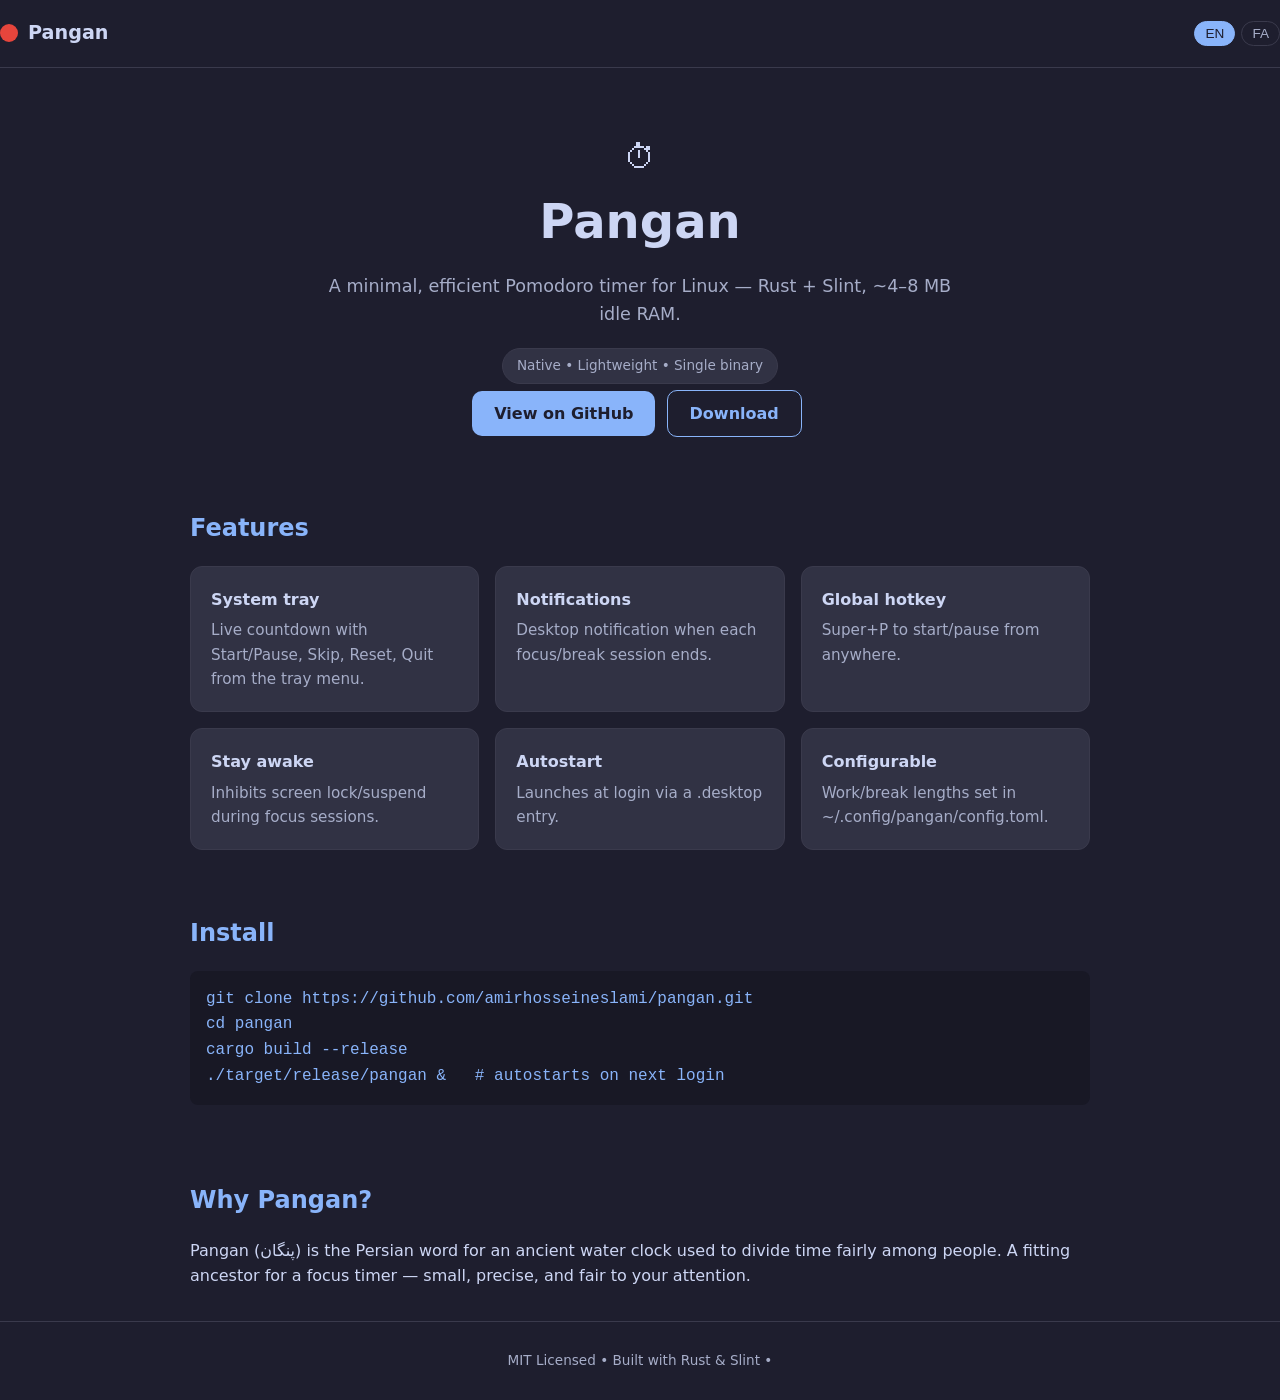
<file: index.html>
<!DOCTYPE html>
<html lang="en" data-lang="en">
<head>
<meta charset="UTF-8" />
<meta name="viewport" content="width=device-width, initial-scale=1.0" />
<title>Pangan — a minimal Pomodoro timer</title>
<meta name="description" content="Pangan is a minimal, efficient Pomodoro timer for Linux, Windows, and macOS, built with Rust and Slint." />
<style>
  :root {
    --bg: #1e1e2e;
    --surface: #313244;
    --text: #cdd6f4;
    --muted: #a6adc8;
    --accent: #89b4fa;
    --red: #e6453c;
  }
  * { box-sizing: border-box; margin: 0; padding: 0; }
  body {
    font-family: system-ui, -apple-system, "Segoe UI", Roboto, sans-serif;
    background: var(--bg); color: var(--text); line-height: 1.6;
    display: flex; flex-direction: column; min-height: 100vh;
  }
  .container { width: min(900px, 92vw); margin: 0 auto; }
  header {
    display: flex; align-items: center; justify-content: space-between;
    padding: 18px 0; border-bottom: 1px solid #3a3a4c;
  }
  .brand { display: flex; align-items: center; gap: 10px; font-weight: 700; font-size: 1.2rem; }
  .dot { width: 18px; height: 18px; border-radius: 50%; background: var(--red); display: inline-block; }
  .langs { display: flex; gap: 6px; }
  .langs button {
    background: transparent; color: var(--muted); border: 1px solid #3a3a4c;
    padding: 4px 10px; border-radius: 999px; cursor: pointer; font-size: 0.85rem;
  }
  .langs button.active { background: var(--accent); color: #1e1e2e; border-color: var(--accent); }
  .hero { text-align: center; padding: 64px 0 40px; }
  .hero h1 { font-size: 3rem; margin-bottom: 12px; }
  .hero .water { font-size: 2rem; }
  .hero p.sub { color: var(--muted); max-width: 640px; margin: 0 auto 20px; font-size: 1.1rem; }
  .badge {
    display: inline-block; background: var(--surface); border: 1px solid #3a3a4c;
    padding: 6px 14px; border-radius: 999px; font-size: 0.85rem; color: var(--muted);
  }
  section { padding: 32px 0; }
  section h2 { font-size: 1.5rem; margin-bottom: 18px; color: var(--accent); }
  .grid { display: grid; grid-template-columns: repeat(auto-fit, minmax(240px, 1fr)); gap: 16px; }
  .card {
    background: var(--surface); border: 1px solid #3a3a4c; border-radius: 12px;
    padding: 20px; font-size: 0.95rem;
  }
  .card h3 { margin-bottom: 6px; color: var(--text); font-size: 1rem; }
  .card p { color: var(--muted); }
  code, pre {
    font-family: ui-monospace, "Cascadia Code", Menlo, monospace;
    background: #181825; border-radius: 8px; color: var(--accent);
  }
  code { padding: 2px 6px; }
  pre { padding: 16px; overflow-x: auto; margin: 12px 0; }
  pre code { padding: 0; background: transparent; }
  .btn {
    display: inline-block; background: var(--accent); color: #1e1e2e;
    padding: 10px 22px; border-radius: 10px; text-decoration: none; font-weight: 600;
    margin: 6px 6px 0 0;
  }
  .btn.ghost { background: transparent; border: 1px solid var(--accent); color: var(--accent); }
  footer {
    margin-top: auto; padding: 28px 0; border-top: 1px solid #3a3a4c;
    color: var(--muted); font-size: 0.85rem; text-align: center;
  }
</style>
</head>
<body>

<header>
  <div class="container" style="display:flex;align-items:center;justify-content:space-between;width:100%">
    <div class="brand"><span class="dot"></span> Pangan</div>
    <div class="langs">
      <button class="active" onclick="setLang('en')">EN</button>
      <button onclick="setLang('fa')">FA</button>
    </div>
  </div>
</header>

<main class="container">
  <div class="hero">
    <div class="water" data-i18n="water">&#128336;</div>
    <h1>Pangan</h1>
    <p class="sub" data-i18n="tagline">A minimal, efficient Pomodoro timer for Linux, Windows &amp; macOS — Rust + Slint, ~4–8 MB idle RAM.</p>
    <span class="badge" data-i18n="native">Native • Lightweight • Single binary</span><br />
    <a class="btn" href="https://github.com/amirhosseineslami/pangan" data-i18n="cta">View on GitHub</a>
    <a class="btn ghost" href="https://github.com/amirhosseineslami/pangan/releases" data-i18n="cta2">Download</a>
  </div>

  <section>
    <h2 data-i18n="feat_title">Features</h2>
    <div class="grid">
      <div class="card"><h3 data-i18n="f1">System tray</h3><p data-i18n="f1d">Live countdown with Start/Pause, Skip, Reset, Quit from the tray menu.</p></div>
      <div class="card"><h3 data-i18n="f2">Notifications</h3><p data-i18n="f2d">Desktop notification when each focus/break session ends.</p></div>
      <div class="card"><h3 data-i18n="f3">Global hotkey</h3><p data-i18n="f3d">Super+P to start/pause from anywhere.</p></div>
      <div class="card"><h3 data-i18n="f4">Stay awake</h3><p data-i18n="f4d">Inhibits screen lock/suspend during focus sessions.</p></div>
      <div class="card"><h3 data-i18n="f5">Autostart</h3><p data-i18n="f5d">Launches at login via a .desktop entry.</p></div>
      <div class="card"><h3 data-i18n="f6">Configurable</h3><p data-i18n="f6d">Work/break lengths set in ~/.config/pangan/config.toml.</p></div>
    </div>
  </section>

  <section>
    <h2 data-i18n="install_title">Install</h2>
    <pre><code>git clone https://github.com/amirhosseineslami/pangan.git
cd pangan
cargo build --release
./target/release/pangan &   # autostarts on next login</code></pre>
  </section>

  <section>
    <h2 data-i18n="why_title">Why Pangan?</h2>
    <p data-i18n="why_body">Pangan (پنگان) is the Persian word for an ancient water clock used to divide time fairly among people. A fitting ancestor for a focus timer — small, precise, and fair to your attention.</p>
  </section>
</main>

<footer>
  <div class="container">
    <p data-i18n="footer">MIT Licensed • Built with Rust &amp; Slint • <a href="https://github.com/amirhosseineslami/pangan" style="color:var(--accent)">GitHub</a></p>
  </div>
</footer>

<script>
const I18N = {
  en: {
    water: "⏱",
    tagline: "A minimal, efficient Pomodoro timer for Linux — Rust + Slint, ~4–8 MB idle RAM.",
    native: "Native • Lightweight • Single binary",
    cta: "View on GitHub",
    cta2: "Download",
    feat_title: "Features",
    f1: "System tray", f1d: "Live countdown with Start/Pause, Skip, Reset, Quit from the tray menu.",
    f2: "Notifications", f2d: "Desktop notification when each focus/break session ends.",
    f3: "Global hotkey", f3d: "Super+P to start/pause from anywhere.",
    f4: "Stay awake", f4d: "Inhibits screen lock/suspend during focus sessions.",
    f5: "Autostart", f5d: "Launches at login via a .desktop entry.",
    f6: "Configurable", f6d: "Work/break lengths set in ~/.config/pangan/config.toml.",
    install_title: "Install", install_cmd: "git clone https://github.com/amirhosseineslami/pangan.git\ncd pangan\ncargo build --release\n./target/release/pangan &   # autostarts on next login",
    why_title: "Why Pangan?",
    why_body: "Pangan (پنگان) is the Persian word for an ancient water clock used to divide time fairly among people. A fitting ancestor for a focus timer — small, precise, and fair to your attention.",
    footer: "MIT Licensed • Built with Rust &amp; Slint •",
  },
  fa: {
    water: "⏱",
    tagline: "یک تایمر پومودورو سبک و کارآمد برای لینوکس — راست + اسلینت، حدود ۴ تا ۸ مگابایت.",
    native: "بومی • سبک • تک‌باینری",
    cta: "مشاهده در گیت‌هاب",
    cta2: "دانلود",
    feat_title: "امکانات",
    f1: "نوار سیستمی", f1d: "شمارش معکوس زنده به‌همراه شروع/مکث/رد/بازنشانی از منوی نوار.",
    f2: "اعلان", f2d: "اعلان دسکتاپ هنگام پایان هر جلسه کار/استراحت.",
    f3: "کلید میان‌بر سراسری", f3d: "Super+P برای شروع/مکث از هر جایی.",
    f4: "بیدار ماندن", f4d: "جلوگیری از قفل/تعلیق صفحه هنگام جلسه تمرکز.",
    f5: "اجرای خودکار", f5d: "اجرای خودکار هنگام ورود به سیستم با فایل .desktop.",
    f6: "قابل تنظیم", f6d: "مدت کار/استراحت در ~/.config/pangan/config.toml.",
    install_title: "نصب", install_cmd: "git clone https://github.com/amirhosseineslami/pangan.git\ncd pangan\ncargo build --release\n./target/release/pangan &   # اجرای خودکار در ورود بعدی",
    why_title: "چرا پنگان؟",
    why_body: "پنگان نام ساعت آبی باستانی ایرانیان است که برای تقسیم عادلانه زمان میان مردم استفاده می‌شد. نیای شایسته برای یک تایمر تمرکز — کوچک، دقیق، و منصف نسبت به توجه شما.",
    footer: "تحت مجوز MIT • ساخته‌شده با راست و اسلینت •",
  }
};

document.addEventListener("DOMContentLoaded", () => setLang("en"));

function setLang(lang) {
  document.documentElement.lang = lang;
  document.documentElement.dataset.lang = lang;
  const t = I18N[lang] || I18N.en;
  document.querySelectorAll("[data-i18n]").forEach(el => {
    const key = el.dataset.i18n;
    const val = key === "install_cmd" ? t.install_cmd : (t[key] ?? key);
    if (key === "install_cmd") el.textContent = val;
    else el.innerHTML = val;
  });
  document.querySelectorAll(".langs button").forEach(b => {
    b.classList.toggle("active", b.textContent === lang.toUpperCase());
  });
  // note: the install code block is rendered via its <pre><code> container.
  const pre = document.querySelector("pre code");
  if (pre) pre.textContent = t.install_cmd;
}
</script>

</body>
</html>
</file>
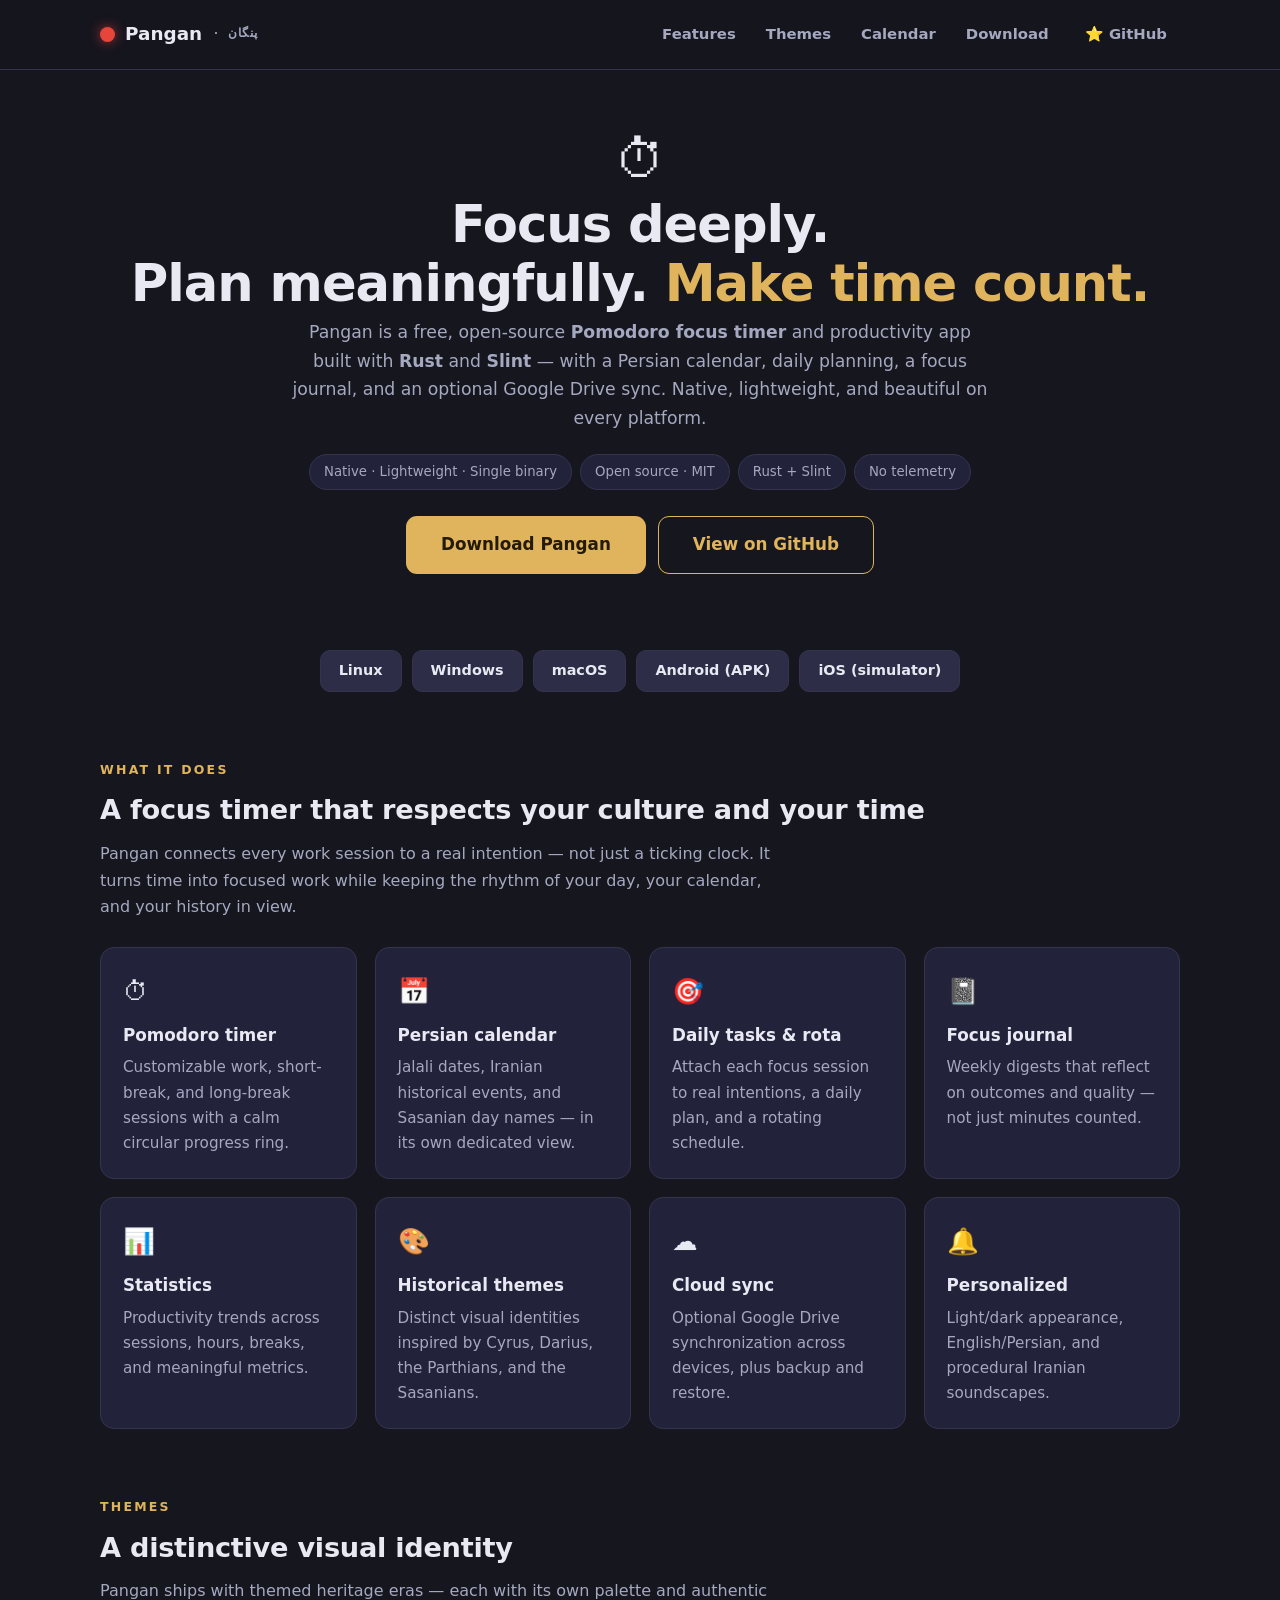
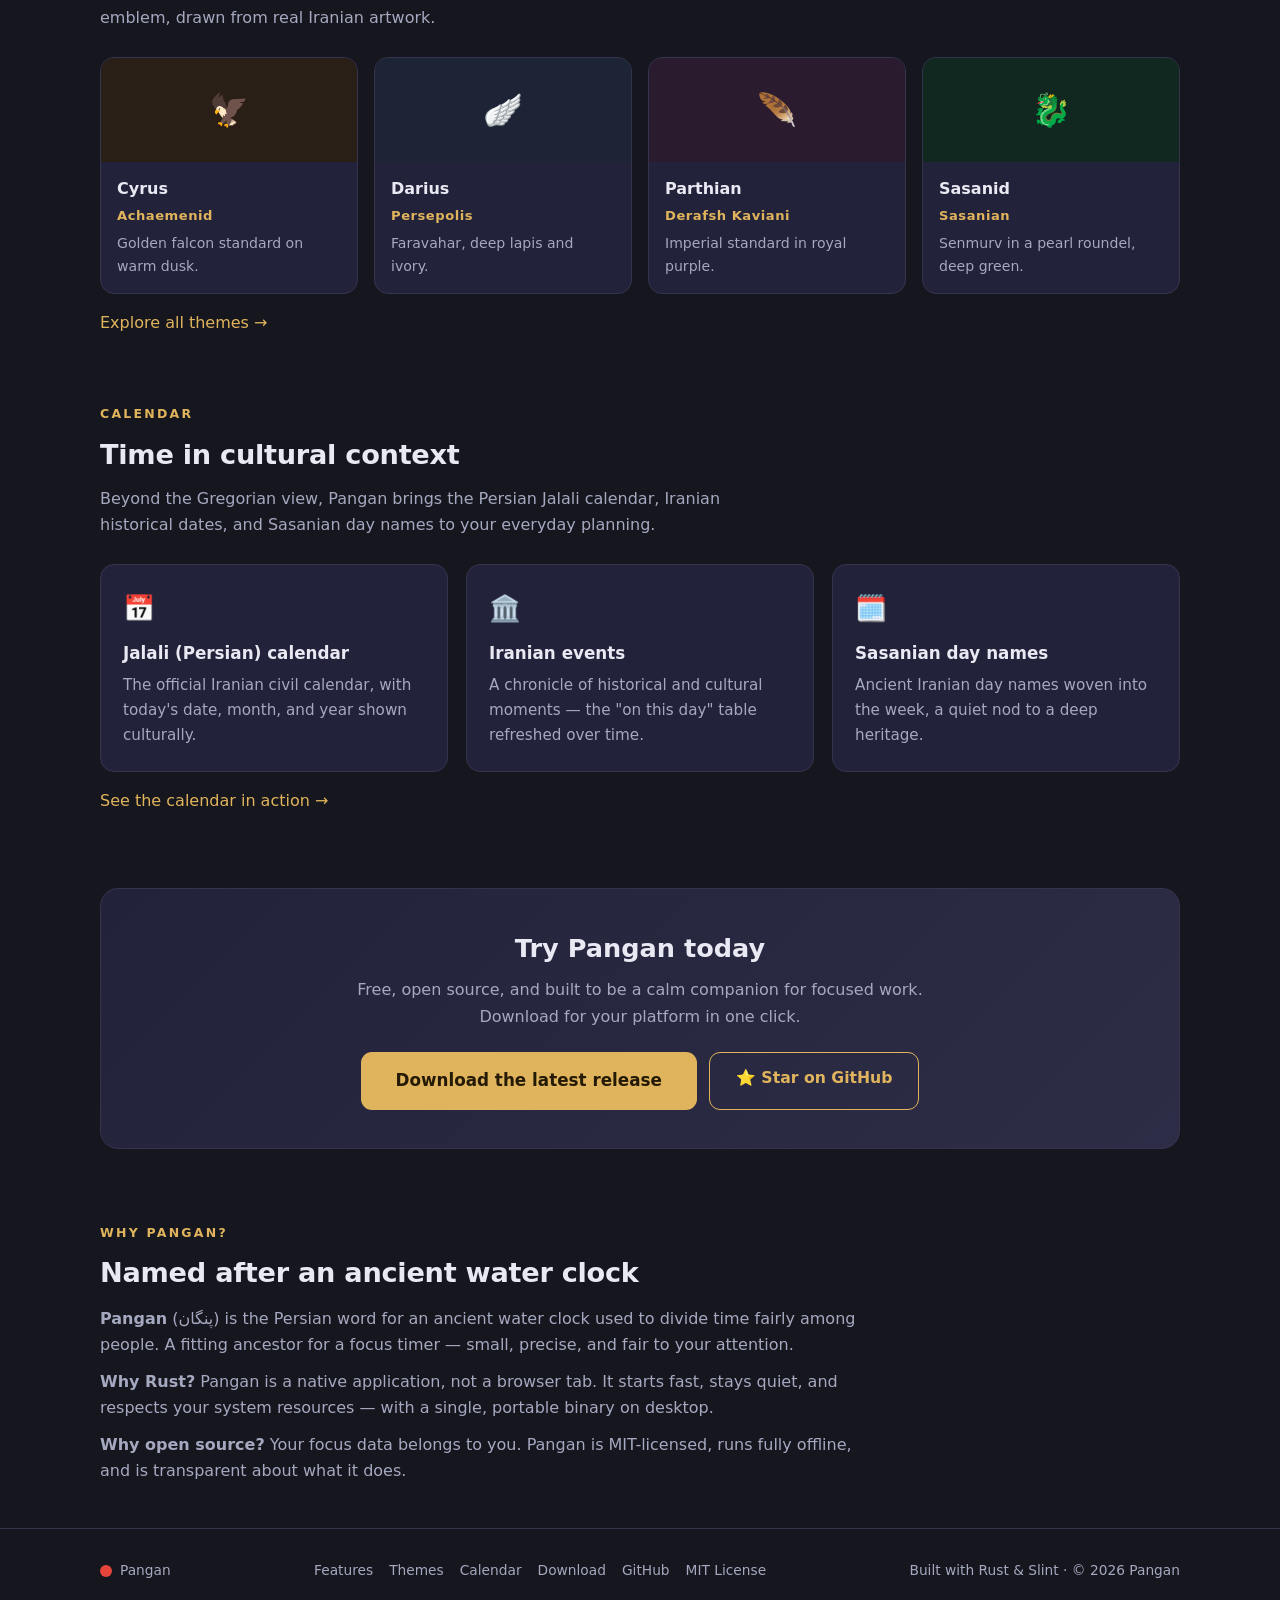
<file: docs/site/index.html>
<!DOCTYPE html>
<html lang="en">
<head>
<meta charset="UTF-8" />
<meta name="viewport" content="width=device-width, initial-scale=1.0" />
<title>Pangan — Open-Source Pomodoro Focus Timer with a Persian Calendar</title>
<meta name="description" content="Pangan is a free, open-source Pomodoro timer and productivity app built with Rust &amp; Slint. Persian Jalali calendar, Iranian historical themes, focus journal, statistics, and optional Google Drive sync for Linux, Windows, macOS, Android, and iOS." />
<meta name="keywords" content="pomodoro timer, focus timer, pomodoro app, productivity app, persian calendar, jalali calendar, open source, rust, slint, focus journal, Iranian themes, time management, google drive sync, Linux, Windows, macOS, Android" />
<meta name="author" content="Dariush Khosrowan" />
<link rel="canonical" href="https://dariushkhosrowan.github.io/pangan/" />
<meta name="robots" content="index, follow" />
<meta property="og:type" content="website" />
<meta property="og:site_name" content="Pangan" />
<meta property="og:title" content="Pangan — Open-Source Pomodoro Focus Timer with a Persian Calendar" />
<meta property="og:description" content="A free, open-source Pomodoro timer and productivity app built with Rust &amp; Slint. Persian Jalali calendar, Iranian historical themes, focus journal, and cloud sync. Linux, Windows, macOS, Android, iOS." />
<meta property="og:url" content="https://dariushkhosrowan.github.io/pangan/" />
<meta property="og:image" content="https://dariushkhosrowan.github.io/pangan/assets/og.png" />
<meta name="twitter:card" content="summary_large_image" />
<meta name="twitter:title" content="Pangan — Open-Source Pomodoro Focus Timer with a Persian Calendar" />
<meta name="twitter:description" content="Rust + Slint focus timer with a Persian Jalali calendar, Iranian historical themes, focus journal, and cloud sync." />
<meta name="twitter:image" content="https://dariushkhosrowan.github.io/pangan/assets/og.png" />
<link rel="stylesheet" href="style.css" />
<script type="application/ld+json">
{
  "@context": "https://schema.org",
  "@type": "SoftwareApplication",
  "name": "Pangan",
  "alternateName": "پنگان",
  "applicationCategory": "ProductivityApplication",
  "operatingSystem": "Linux, Windows, macOS, Android, iOS",
  "url": "https://dariushkhosrowan.github.io/pangan/",
  "sameAs": "https://github.com/DariushKhosrowan/pangan",
  "description": "Free, open-source Pomodoro focus timer and productivity app built with Rust and Slint. Includes a Persian Jalali calendar, Iranian historical themes, a focus journal, statistics, and optional Google Drive sync.",
  "offers": { "@type": "Offer", "price": "0", "priceCurrency": "USD" },
  "license": "https://github.com/DariushKhosrowan/pangan/blob/main/LICENSE"
}
</script>
</head>
<body>

<header class="site-header">
  <div class="container inner">
    <a class="brand" href="index.html"><span class="dot"></span> Pangan <small>· پنگان</small></a>
    <nav class="nav" aria-label="Primary">
      <a href="features.html">Features</a>
      <a href="themes.html">Themes</a>
      <a href="calendar.html">Calendar</a>
      <a href="download.html">Download</a>
      <a class="gh" href="https://github.com/DariushKhosrowan/pangan">⭐ GitHub</a>
    </nav>
  </div>
</header>

<main class="container">

  <div class="hero">
    <div class="water">⏱</div>
    <h1>Focus deeply.<br />Plan meaningfully. <span class="farsi">Make time count.</span></h1>
    <p class="sub">Pangan is a free, open-source <b>Pomodoro focus timer</b> and productivity app built with <b>Rust</b> and <b>Slint</b> — with a Persian calendar, daily planning, a focus journal, and an optional Google Drive sync. Native, lightweight, and beautiful on every platform.</p>
    <div class="badges">
      <span class="badge">Native · Lightweight · Single binary</span>
      <span class="badge">Open source · MIT</span>
      <span class="badge">Rust + Slint</span>
      <span class="badge">No telemetry</span>
    </div>
    <div class="cta">
      <a class="btn big" href="download.html">Download Pangan</a>
      <a class="btn ghost big" href="https://github.com/DariushKhosrowan/pangan">View on GitHub</a>
    </div>
  </div>

  <section>
    <div class="platforms">
      <span class="platform">Linux</span>
      <span class="platform">Windows</span>
      <span class="platform">macOS</span>
      <span class="platform">Android (APK)</span>
      <span class="platform">iOS (simulator)</span>
    </div>
  </section>

  <section>
    <div class="eyebrow">What it does</div>
    <h2 class="section-title">A focus timer that respects your culture and your time</h2>
    <p class="section-sub">Pangan connects every work session to a real intention — not just a ticking clock. It turns time into focused work while keeping the rhythm of your day, your calendar, and your history in view.</p>
    <div class="grid">
      <div class="card"><span class="ico">⏱</span><h3>Pomodoro timer</h3><p>Customizable work, short-break, and long-break sessions with a calm circular progress ring.</p></div>
      <div class="card"><span class="ico">📅</span><h3>Persian calendar</h3><p>Jalali dates, Iranian historical events, and Sasanian day names — in its own dedicated view.</p></div>
      <div class="card"><span class="ico">🎯</span><h3>Daily tasks &amp; rota</h3><p>Attach each focus session to real intentions, a daily plan, and a rotating schedule.</p></div>
      <div class="card"><span class="ico">📓</span><h3>Focus journal</h3><p>Weekly digests that reflect on outcomes and quality — not just minutes counted.</p></div>
      <div class="card"><span class="ico">📊</span><h3>Statistics</h3><p>Productivity trends across sessions, hours, breaks, and meaningful metrics.</p></div>
      <div class="card"><span class="ico">🎨</span><h3>Historical themes</h3><p>Distinct visual identities inspired by Cyrus, Darius, the Parthians, and the Sasanians.</p></div>
      <div class="card"><span class="ico">☁️</span><h3>Cloud sync</h3><p>Optional Google Drive synchronization across devices, plus backup and restore.</p></div>
      <div class="card"><span class="ico">🔔</span><h3>Personalized</h3><p>Light/dark appearance, English/Persian, and procedural Iranian soundscapes.</p></div>
    </div>
  </section>

  <section>
    <div class="eyebrow">Themes</div>
    <h2 class="section-title">A distinctive visual identity</h2>
    <p class="section-sub">Pangan ships with themed heritage eras — each with its own palette and authentic emblem, drawn from real Iranian artwork.</p>
    <div class="swatches">
      <div class="swatch"><div class="preview" style="background:#2a1f16;color:#e0b45c">🦅</div><div class="body"><h4>Cyrus</h4><div class="era">Achaemenid</div><p>Golden falcon standard on warm dusk.</p></div></div>
      <div class="swatch"><div class="preview" style="background:#1d2436;color:#b7c9e8">🪽</div><div class="body"><h4>Darius</h4><div class="era">Persepolis</div><p>Faravahar, deep lapis and ivory.</p></div></div>
      <div class="swatch"><div class="preview" style="background:#2a1b2e;color:#d8a7d6">🪶</div><div class="body"><h4>Parthian</h4><div class="era">Derafsh Kaviani</div><p>Imperial standard in royal purple.</p></div></div>
      <div class="swatch"><div class="preview" style="background:#10281f;color:#9ed8b4">🐉</div><div class="body"><h4>Sasanid</h4><div class="era">Sasanian</div><p>Senmurv in a pearl roundel, deep green.</p></div></div>
    </div>
    <p style="margin-top:16px"><a href="themes.html">Explore all themes →</a></p>
  </section>

  <section>
    <div class="eyebrow">Calendar</div>
    <h2 class="section-title">Time in cultural context</h2>
    <p class="section-sub">Beyond the Gregorian view, Pangan brings the Persian Jalali calendar, Iranian historical dates, and Sasanian day names to your everyday planning.</p>
    <div class="grid">
      <div class="card"><span class="ico">📅</span><h3>Jalali (Persian) calendar</h3><p>The official Iranian civil calendar, with today's date, month, and year shown culturally.</p></div>
      <div class="card"><span class="ico">🏛️</span><h3>Iranian events</h3><p>A chronicle of historical and cultural moments — the "on this day" table refreshed over time.</p></div>
      <div class="card"><span class="ico">🗓️</span><h3>Sasanian day names</h3><p>Ancient Iranian day names woven into the week, a quiet nod to a deep heritage.</p></div>
    </div>
    <p style="margin-top:16px"><a href="calendar.html">See the calendar in action →</a></p>
  </section>

  <div class="cta-band">
    <h2>Try Pangan today</h2>
    <p>Free, open source, and built to be a calm companion for focused work. Download for your platform in one click.</p>
    <div class="cta">
      <a class="btn big" href="download.html">Download the latest release</a>
      <a class="btn ghost" href="https://github.com/DariushKhosrowan/pangan">⭐ Star on GitHub</a>
    </div>
  </div>

  <section>
    <div class="eyebrow">Why Pangan?</div>
    <h2 class="section-title">Named after an ancient water clock</h2>
    <div class="prose">
      <p><b>Pangan</b> (پنگان) is the Persian word for an ancient water clock used to divide time fairly among people. A fitting ancestor for a focus timer — small, precise, and fair to your attention.</p>
      <p><b>Why Rust?</b> Pangan is a native application, not a browser tab. It starts fast, stays quiet, and respects your system resources — with a single, portable binary on desktop.</p>
      <p><b>Why open source?</b> Your focus data belongs to you. Pangan is MIT-licensed, runs fully offline, and is transparent about what it does.</p>
    </div>
  </section>

</main>

<footer class="site-footer">
  <div class="container inner">
    <div class="foot-brand"><span class="dot" style="width:12px;height:12px;border-radius:50%;background:var(--red);display:inline-block"></span> Pangan</div>
    <div class="foot-links">
      <a href="features.html">Features</a>
      <a href="themes.html">Themes</a>
      <a href="calendar.html">Calendar</a>
      <a href="download.html">Download</a>
      <a href="https://github.com/DariushKhosrowan/pangan">GitHub</a>
      <a href="https://github.com/DariushKhosrowan/pangan/blob/main/LICENSE">MIT License</a>
    </div>
    <div>Built with Rust &amp; Slint · © <span id="yr"></span> Pangan</div>
  </div>
</footer>

<script>document.getElementById("yr").textContent = new Date().getFullYear();</script>
</body>
</html>
</file>
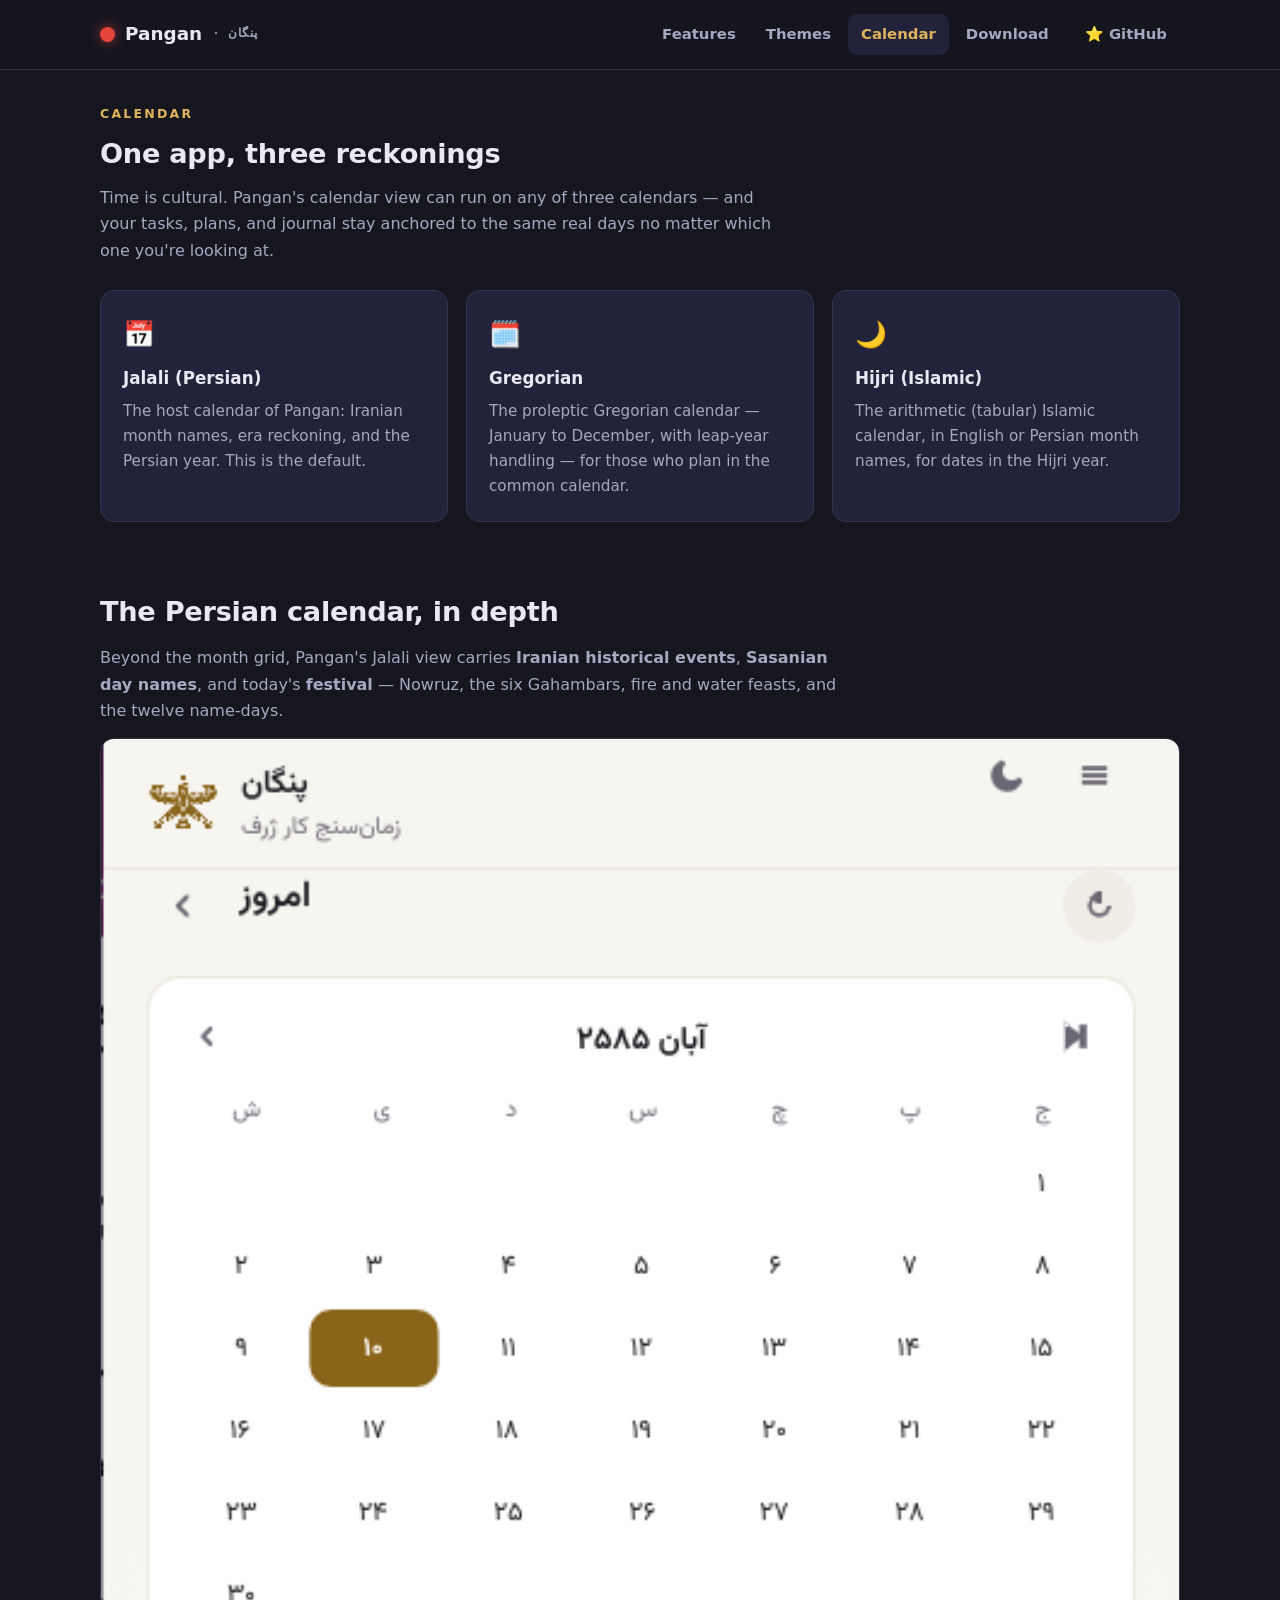
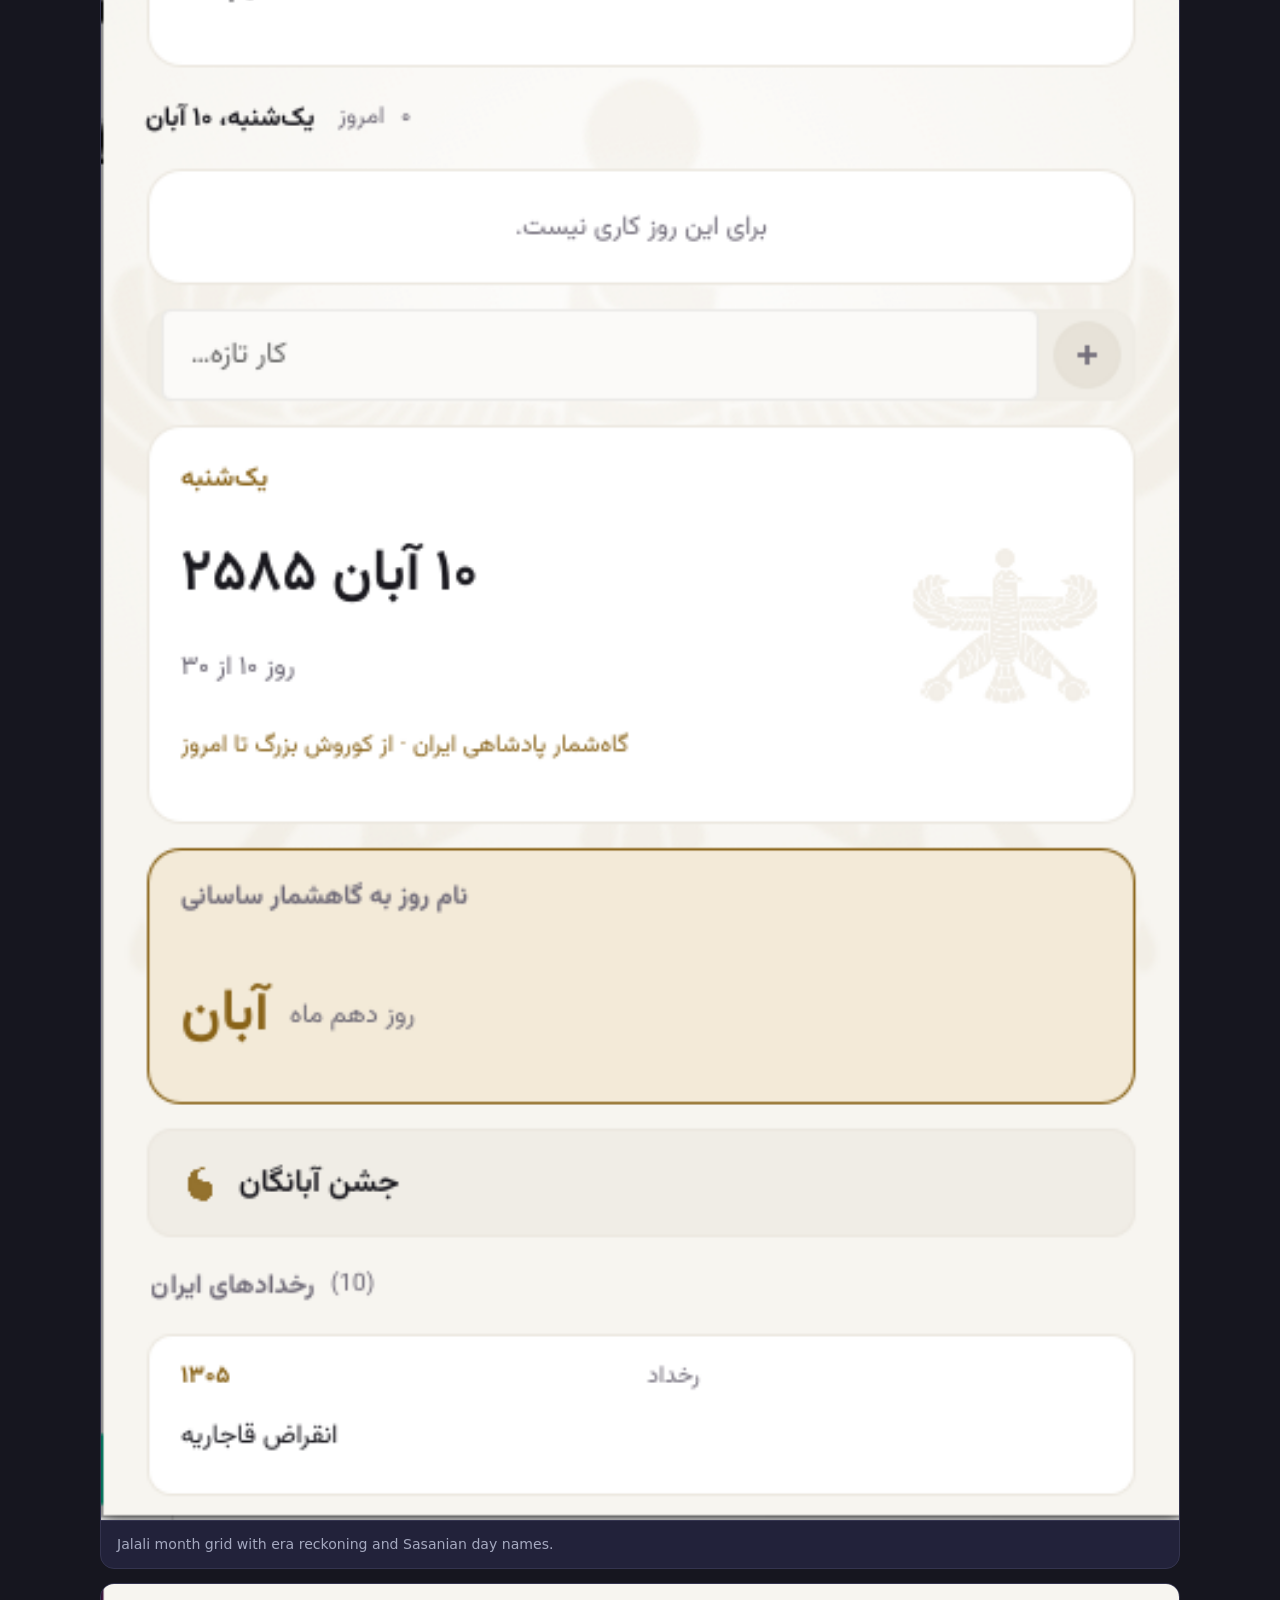
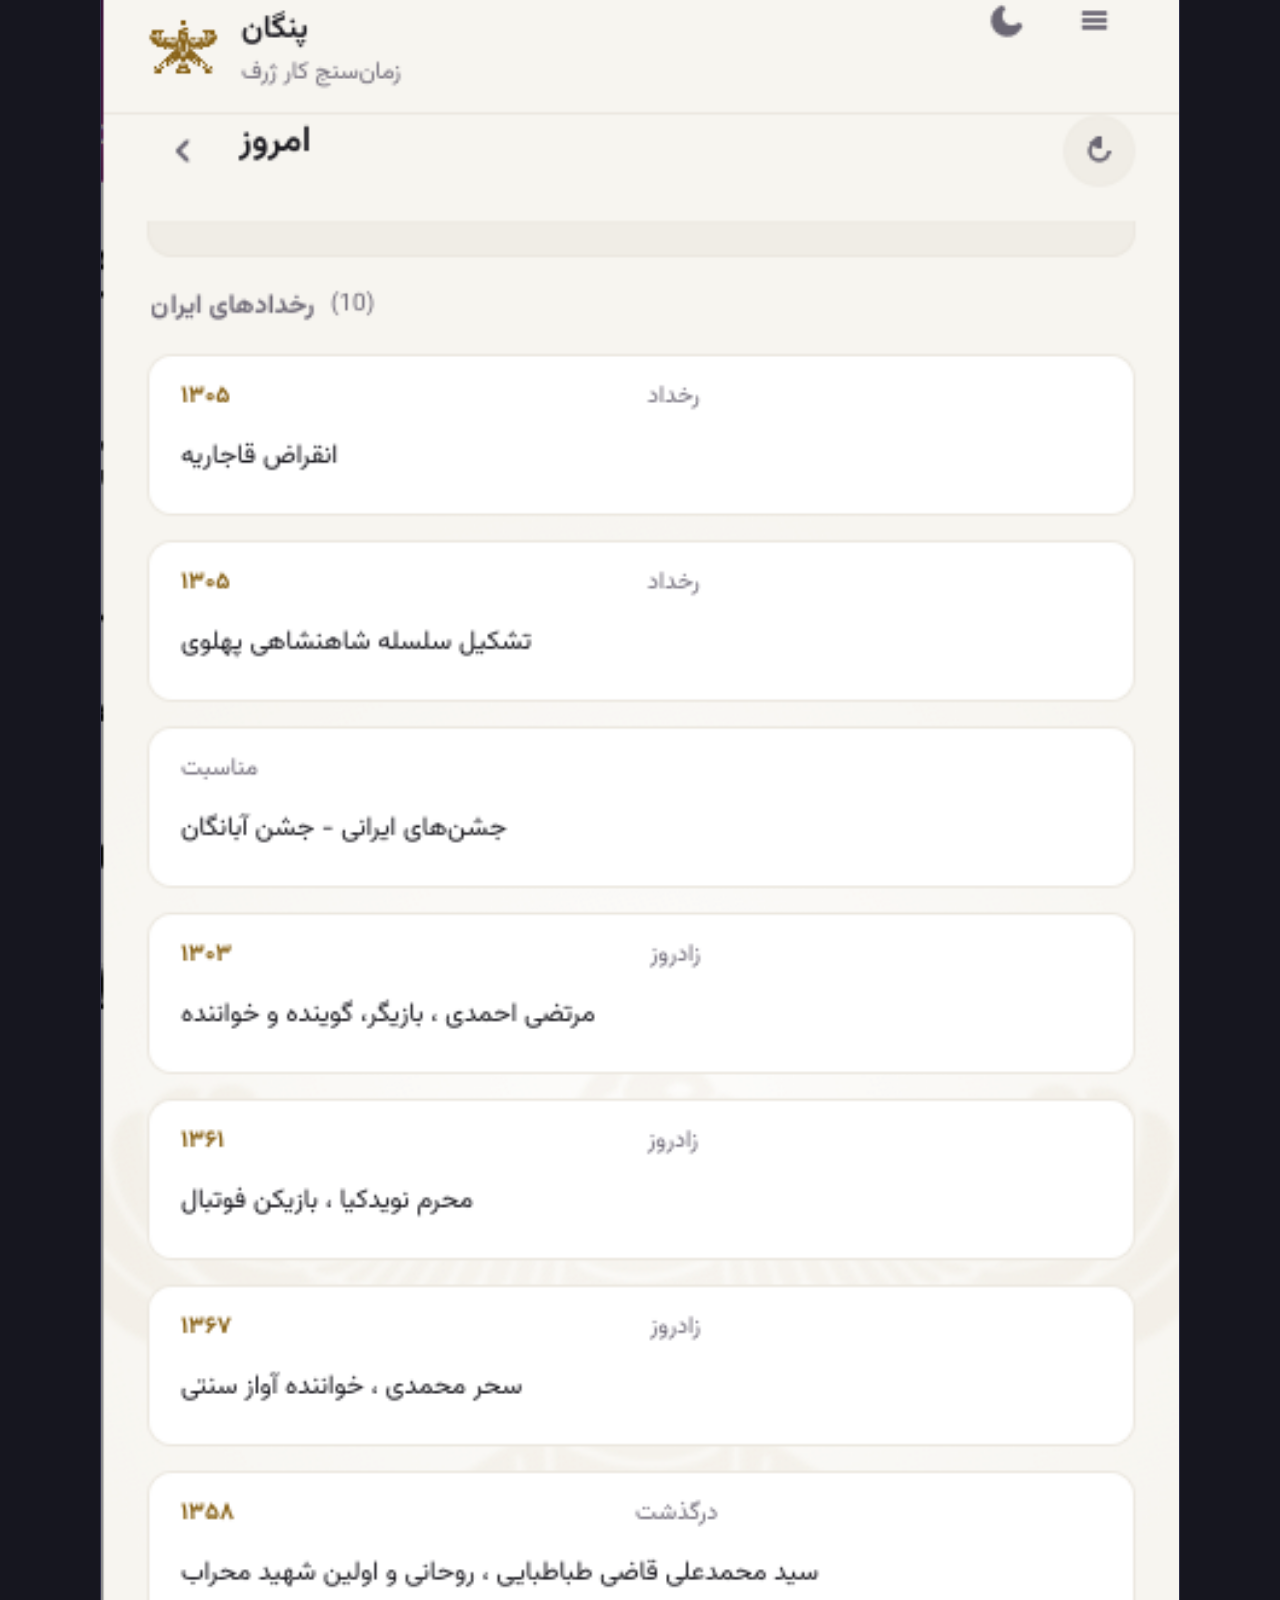
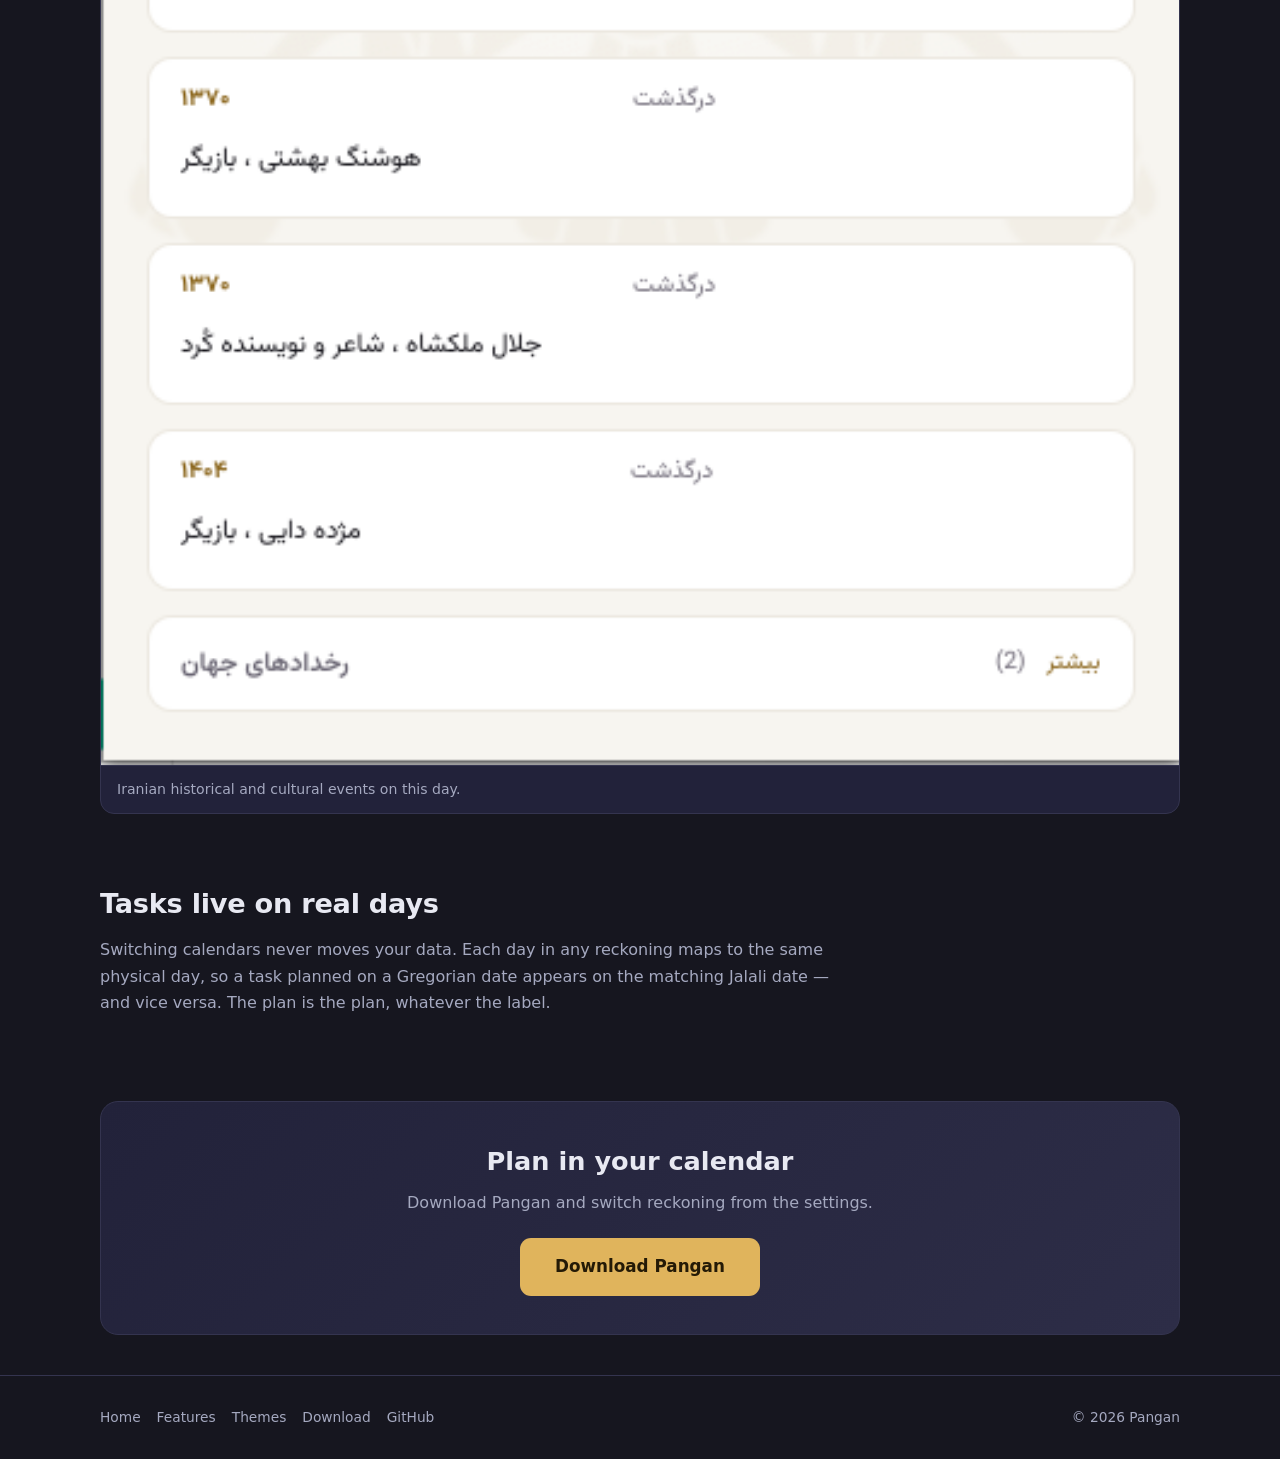
<file: docs/site/calendar.html>
<!DOCTYPE html>
<html lang="en">
<head>
<meta charset="UTF-8" />
<meta name="viewport" content="width=device-width, initial-scale=1.0" />
<title>Pangan Calendar — Jalali, Gregorian &amp; Hijri Support</title>
<meta name="description" content="Pangan's calendar supports three reckonings: the Persian Jalali calendar with Iranian events and Sasanian day names, the proleptic Gregorian calendar, and the Hijri Islamic calendar." />
<meta name="robots" content="index, follow" />
<link rel="canonical" href="https://dariushkhosrowan.github.io/pangan/calendar.html" />
<meta property="og:type" content="website" />
<meta property="og:site_name" content="Pangan" />
<meta property="og:title" content="Pangan Calendar — Jalali, Gregorian &amp; Hijri Support" />
<meta property="og:description" content="Three calendar reckonings in one focus app: Persian Jalali, Gregorian, and Hijri Islamic." />
<meta property="og:image" content="https://dariushkhosrowan.github.io/pangan/assets/og.png" />
<meta name="twitter:card" content="summary_large_image" />
<link rel="stylesheet" href="style.css" />
<script type="application/ld+json">
{
  "@context": "https://schema.org",
  "@type": "SoftwareApplication",
  "name": "Pangan",
  "applicationCategory": "ProductivityApplication",
  "url": "https://dariushkhosrowan.github.io/pangan/calendar.html",
  "featureList": ["Jalali calendar", "Gregorian calendar", "Hijri calendar", "Iranian historical events", "Sasanian day names"]
}
</script>
</head>
<body>

<header class="site-header">
  <div class="container inner">
    <a class="brand" href="index.html"><span class="dot"></span> Pangan <small>· پنگان</small></a>
    <nav class="nav" aria-label="Primary">
      <a href="features.html">Features</a>
      <a href="themes.html">Themes</a>
      <a href="calendar.html" class="active">Calendar</a>
      <a href="download.html">Download</a>
      <a class="gh" href="https://github.com/DariushKhosrowan/pangan">⭐ GitHub</a>
    </nav>
  </div>
</header>

<main class="container">

  <section>
    <div class="eyebrow">Calendar</div>
    <h1 class="section-title">One app, three reckonings</h1>
    <p class="section-sub">Time is cultural. Pangan's calendar view can run on any of three calendars — and your tasks, plans, and journal stay anchored to the same real days no matter which one you're looking at.</p>
    <div class="grid">
      <div class="card"><span class="ico">📅</span><h3>Jalali (Persian)</h3><p>The host calendar of Pangan: Iranian month names, era reckoning, and the Persian year. This is the default.</p></div>
      <div class="card"><span class="ico">🗓️</span><h3>Gregorian</h3><p>The proleptic Gregorian calendar — January to December, with leap-year handling — for those who plan in the common calendar.</p></div>
      <div class="card"><span class="ico">🌙</span><h3>Hijri (Islamic)</h3><p>The arithmetic (tabular) Islamic calendar, in English or Persian month names, for dates in the Hijri year.</p></div>
    </div>
  </section>

  <section>
    <h2 class="section-title">The Persian calendar, in depth</h2>
    <div class="prose">
      <p>Beyond the month grid, Pangan's Jalali view carries <b>Iranian historical events</b>, <b>Sasanian day names</b>, and today's <b>festival</b> — Nowruz, the six Gahambars, fire and water feasts, and the twelve name-days.</p>
    </div>
    <figure class="shot"><img src="assets/02-persian-calendar.png" alt="Pangan Persian calendar with Shahanshahi date and Sasanian day name" /><figcaption>Jalali month grid with era reckoning and Sasanian day names.</figcaption></figure>
    <figure class="shot"><img src="assets/04-iranian-events.png" alt="Chronicle of Iranian historical and cultural events" /><figcaption>Iranian historical and cultural events on this day.</figcaption></figure>
  </section>

  <section>
    <h2 class="section-title">Tasks live on real days</h2>
    <div class="prose">
      <p>Switching calendars never moves your data. Each day in any reckoning maps to the same physical day, so a task planned on a Gregorian date appears on the matching Jalali date — and vice versa. The plan is the plan, whatever the label.</p>
    </div>
  </section>

  <div class="cta-band">
    <h2>Plan in your calendar</h2>
    <p>Download Pangan and switch reckoning from the settings.</p>
    <div class="cta"><a class="btn big" href="download.html">Download Pangan</a></div>
  </div>

</main>

<footer class="site-footer">
  <div class="container inner">
    <div class="foot-links">
      <a href="index.html">Home</a>
      <a href="features.html">Features</a>
      <a href="themes.html">Themes</a>
      <a href="download.html">Download</a>
      <a href="https://github.com/DariushKhosrowan/pangan">GitHub</a>
    </div>
    <div>© <span id="yr"></span> Pangan</div>
  </div>
</footer>

<script>document.getElementById("yr").textContent = new Date().getFullYear();</script>
</body>
</html>
</file>
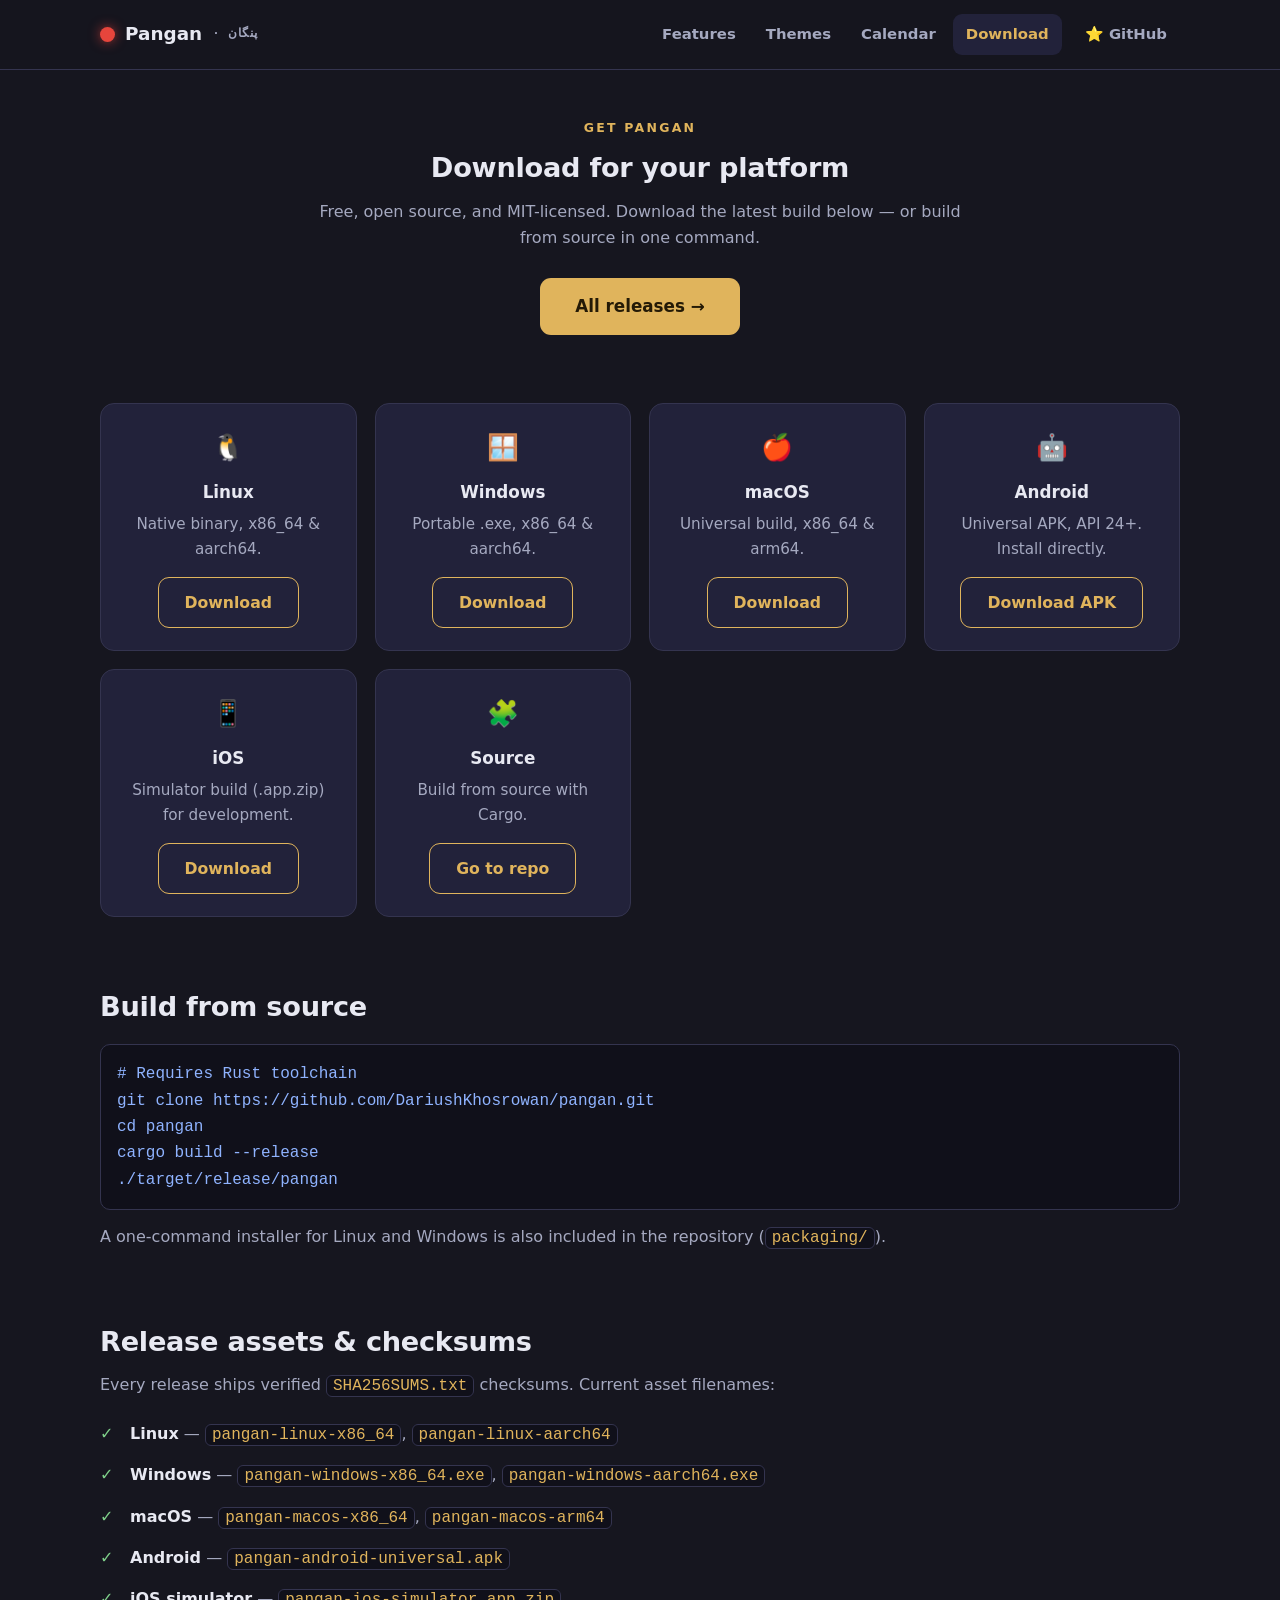
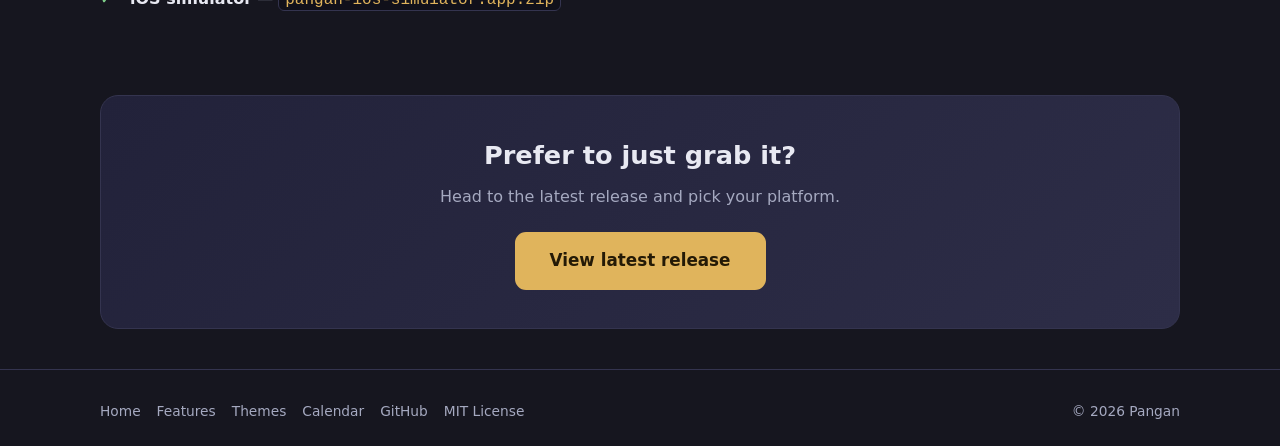
<file: docs/site/download.html>
<!DOCTYPE html>
<html lang="en">
<head>
<meta charset="UTF-8" />
<meta name="viewport" content="width=device-width, initial-scale=1.0" />
<title>Download Pangan — Free Pomodoro Timer for Linux, Windows, macOS &amp; Android</title>
<meta name="description" content="Download Pangan, the free open-source Pomodoro focus timer for Linux, Windows, macOS, Android, and iOS simulator. Native Rust build, single binary, SHA256 checksums, MIT licensed." />
<meta name="robots" content="index, follow" />
<link rel="canonical" href="https://dariushkhosrowan.github.io/pangan/download.html" />
<meta property="og:type" content="website" />
<meta property="og:site_name" content="Pangan" />
<meta property="og:title" content="Download Pangan — Free Pomodoro Timer for Linux, Windows, macOS &amp; Android" />
<meta property="og:description" content="Download Pangan, the free open-source Pomodoro focus timer. Linux, Windows, macOS, Android, and iOS simulator. Native Rust build." />
<meta property="og:image" content="https://dariushkhosrowan.github.io/pangan/assets/og.png" />
<meta name="twitter:card" content="summary_large_image" />
<link rel="stylesheet" href="style.css" />
<script type="application/ld+json">
{
  "@context": "https://schema.org",
  "@type": "SoftwareApplication",
  "name": "Pangan",
  "applicationCategory": "ProductivityApplication",
  "operatingSystem": "Linux, Windows, macOS, Android, iOS",
  "url": "https://dariushkhosrowan.github.io/pangan/download.html",
  "offers": { "@type": "Offer", "price": "0", "priceCurrency": "USD" }
}
</script>
</head>
<body>

<header class="site-header">
  <div class="container inner">
    <a class="brand" href="index.html"><span class="dot"></span> Pangan <small>· پنگان</small></a>
    <nav class="nav" aria-label="Primary">
      <a href="features.html">Features</a>
      <a href="themes.html">Themes</a>
      <a href="calendar.html">Calendar</a>
      <a href="download.html" class="active">Download</a>
      <a class="gh" href="https://github.com/DariushKhosrowan/pangan">⭐ GitHub</a>
    </nav>
  </div>
</header>

<main class="container">

  <section style="text-align:center;padding-top:48px">
    <div class="eyebrow">Get Pangan</div>
    <h1 class="section-title">Download for your platform</h1>
    <p class="section-sub" style="margin-left:auto;margin-right:auto">Free, open source, and MIT-licensed. Download the latest build below — or build from source in one command.</p>
    <div class="cta" style="margin-top:8px">
      <a class="btn big" href="https://github.com/DariushKhosrowan/pangan/releases/latest">All releases →</a>
    </div>
  </section>

  <section>
    <div class="grid">
      <div class="card" style="text-align:center">
        <span class="ico">🐧</span>
        <h3>Linux</h3>
        <p>Native binary, x86_64 &amp; aarch64.</p>
        <p style="margin-top:14px"><a class="btn ghost" href="https://github.com/DariushKhosrowan/pangan/releases/latest">Download</a></p>
      </div>
      <div class="card" style="text-align:center">
        <span class="ico">🪟</span>
        <h3>Windows</h3>
        <p>Portable .exe, x86_64 &amp; aarch64.</p>
        <p style="margin-top:14px"><a class="btn ghost" href="https://github.com/DariushKhosrowan/pangan/releases/latest">Download</a></p>
      </div>
      <div class="card" style="text-align:center">
        <span class="ico">🍎</span>
        <h3>macOS</h3>
        <p>Universal build, x86_64 &amp; arm64.</p>
        <p style="margin-top:14px"><a class="btn ghost" href="https://github.com/DariushKhosrowan/pangan/releases/latest">Download</a></p>
      </div>
      <div class="card" style="text-align:center">
        <span class="ico">🤖</span>
        <h3>Android</h3>
        <p>Universal APK, API 24+. Install directly.</p>
        <p style="margin-top:14px"><a class="btn ghost" href="https://github.com/DariushKhosrowan/pangan/releases/latest">Download APK</a></p>
      </div>
      <div class="card" style="text-align:center">
        <span class="ico">📱</span>
        <h3>iOS</h3>
        <p>Simulator build (.app.zip) for development.</p>
        <p style="margin-top:14px"><a class="btn ghost" href="https://github.com/DariushKhosrowan/pangan/releases/latest">Download</a></p>
      </div>
      <div class="card" style="text-align:center">
        <span class="ico">🧩</span>
        <h3>Source</h3>
        <p>Build from source with Cargo.</p>
        <p style="margin-top:14px"><a class="btn ghost" href="https://github.com/DariushKhosrowan/pangan">Go to repo</a></p>
      </div>
    </div>
  </section>

  <section>
    <h2 class="section-title">Build from source</h2>
    <pre><code># Requires Rust toolchain
git clone https://github.com/DariushKhosrowan/pangan.git
cd pangan
cargo build --release
./target/release/pangan</code></pre>
    <p style="color:var(--muted)">A one-command installer for Linux and Windows is also included in the repository (<code>packaging/</code>).</p>
  </section>

  <section>
    <h2 class="section-title">Release assets &amp; checksums</h2>
    <p style="color:var(--muted);margin-bottom:14px">Every release ships verified <code>SHA256SUMS.txt</code> checksums. Current asset filenames:</p>
    <ul class="ticks">
      <li><b>Linux</b> — <code>pangan-linux-x86_64</code>, <code>pangan-linux-aarch64</code></li>
      <li><b>Windows</b> — <code>pangan-windows-x86_64.exe</code>, <code>pangan-windows-aarch64.exe</code></li>
      <li><b>macOS</b> — <code>pangan-macos-x86_64</code>, <code>pangan-macos-arm64</code></li>
      <li><b>Android</b> — <code>pangan-android-universal.apk</code></li>
      <li><b>iOS simulator</b> — <code>pangan-ios-simulator.app.zip</code></li>
    </ul>
  </section>

  <div class="cta-band">
    <h2>Prefer to just grab it?</h2>
    <p>Head to the latest release and pick your platform.</p>
    <div class="cta"><a class="btn big" href="https://github.com/DariushKhosrowan/pangan/releases/latest">View latest release</a></div>
  </div>

</main>

<footer class="site-footer">
  <div class="container inner">
    <div class="foot-links">
      <a href="index.html">Home</a>
      <a href="features.html">Features</a>
      <a href="themes.html">Themes</a>
      <a href="calendar.html">Calendar</a>
      <a href="https://github.com/DariushKhosrowan/pangan">GitHub</a>
      <a href="https://github.com/DariushKhosrowan/pangan/blob/main/LICENSE">MIT License</a>
    </div>
    <div>© <span id="yr"></span> Pangan</div>
  </div>
</footer>

<script>document.getElementById("yr").textContent = new Date().getFullYear();</script>
</body>
</html>
</file>
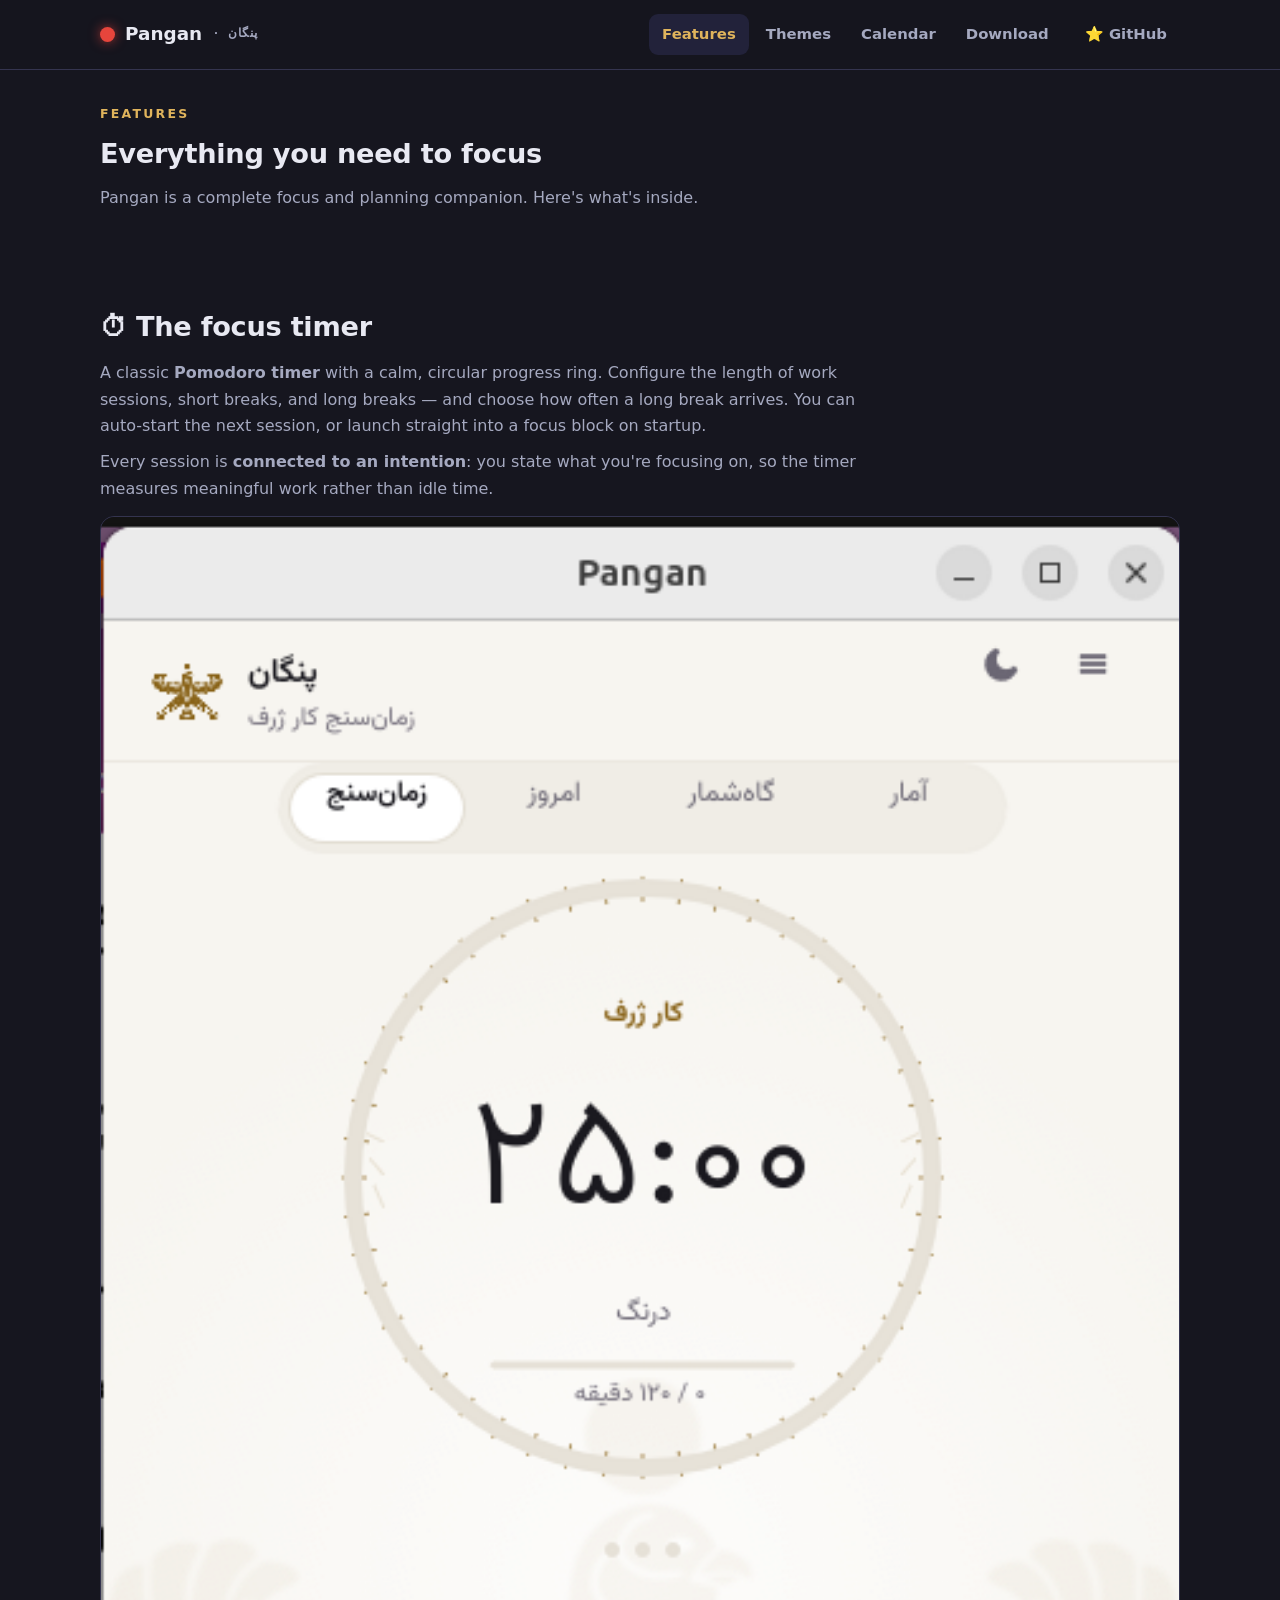
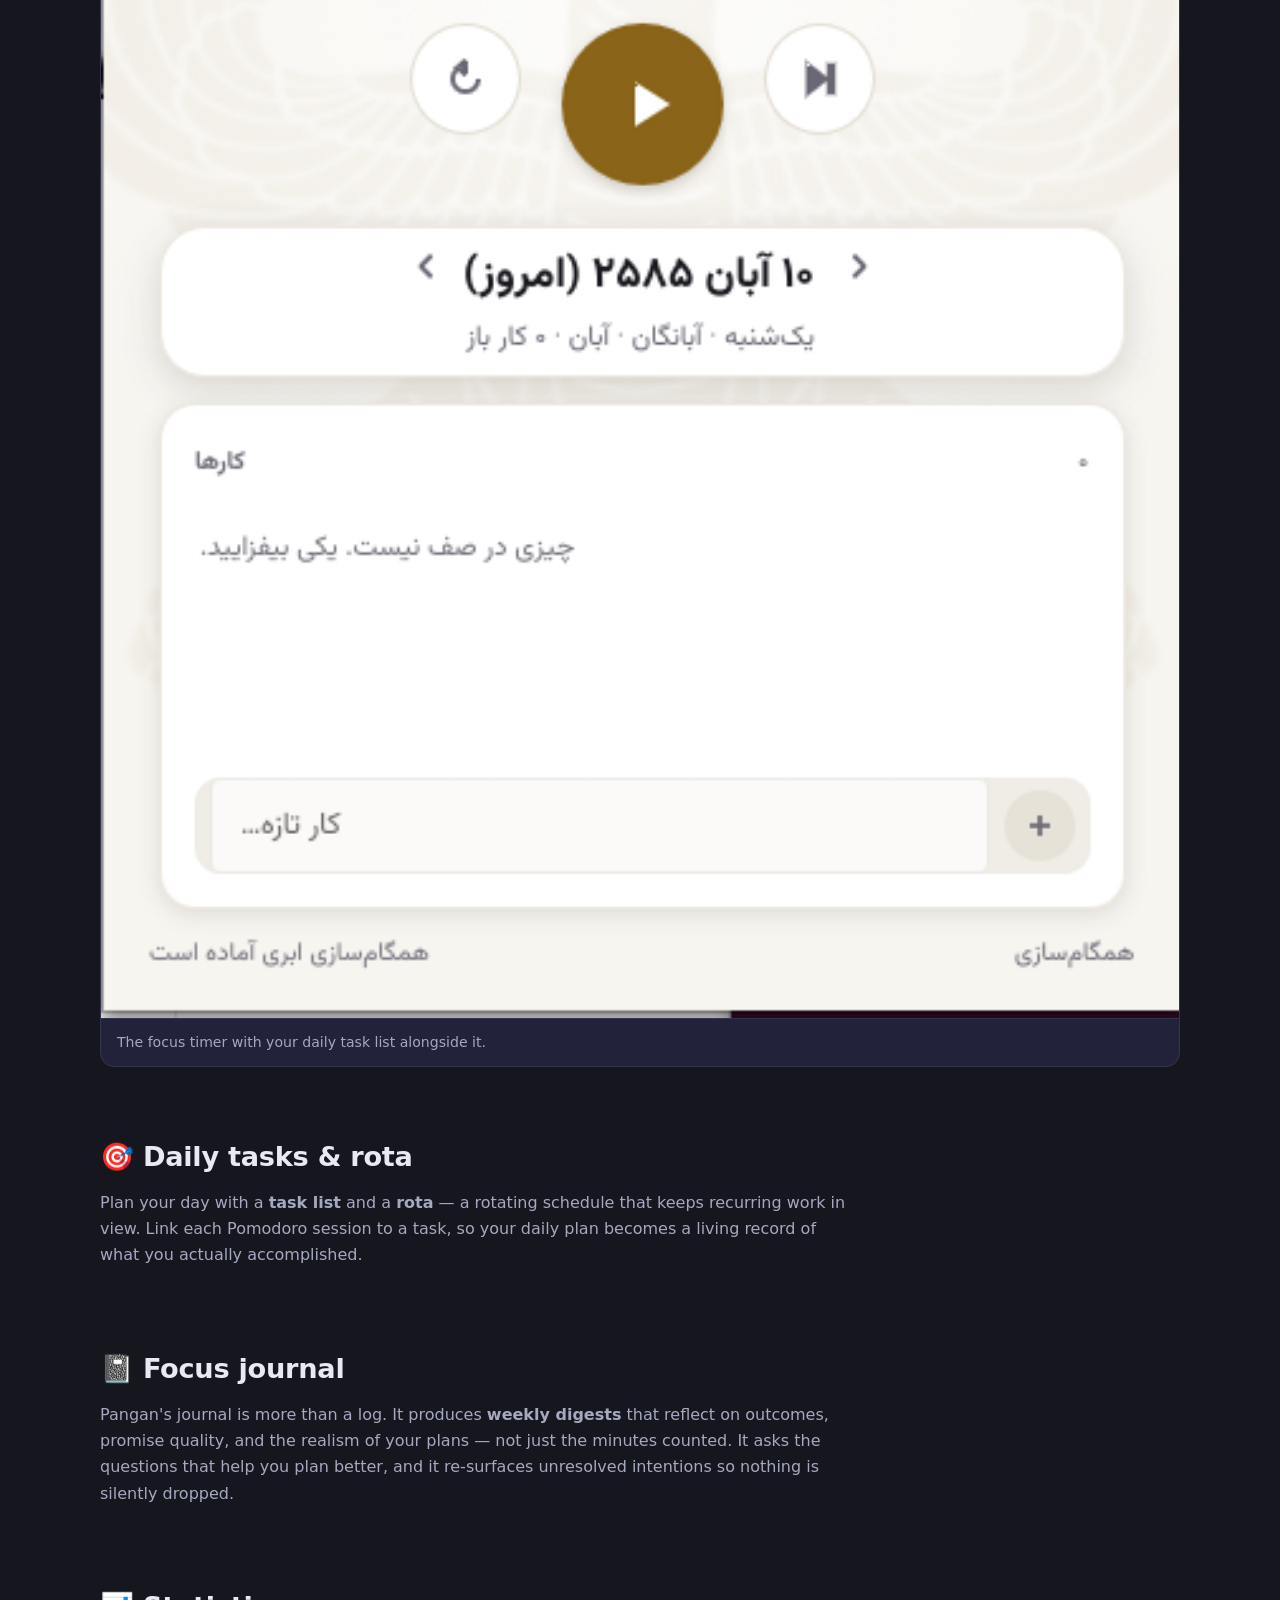
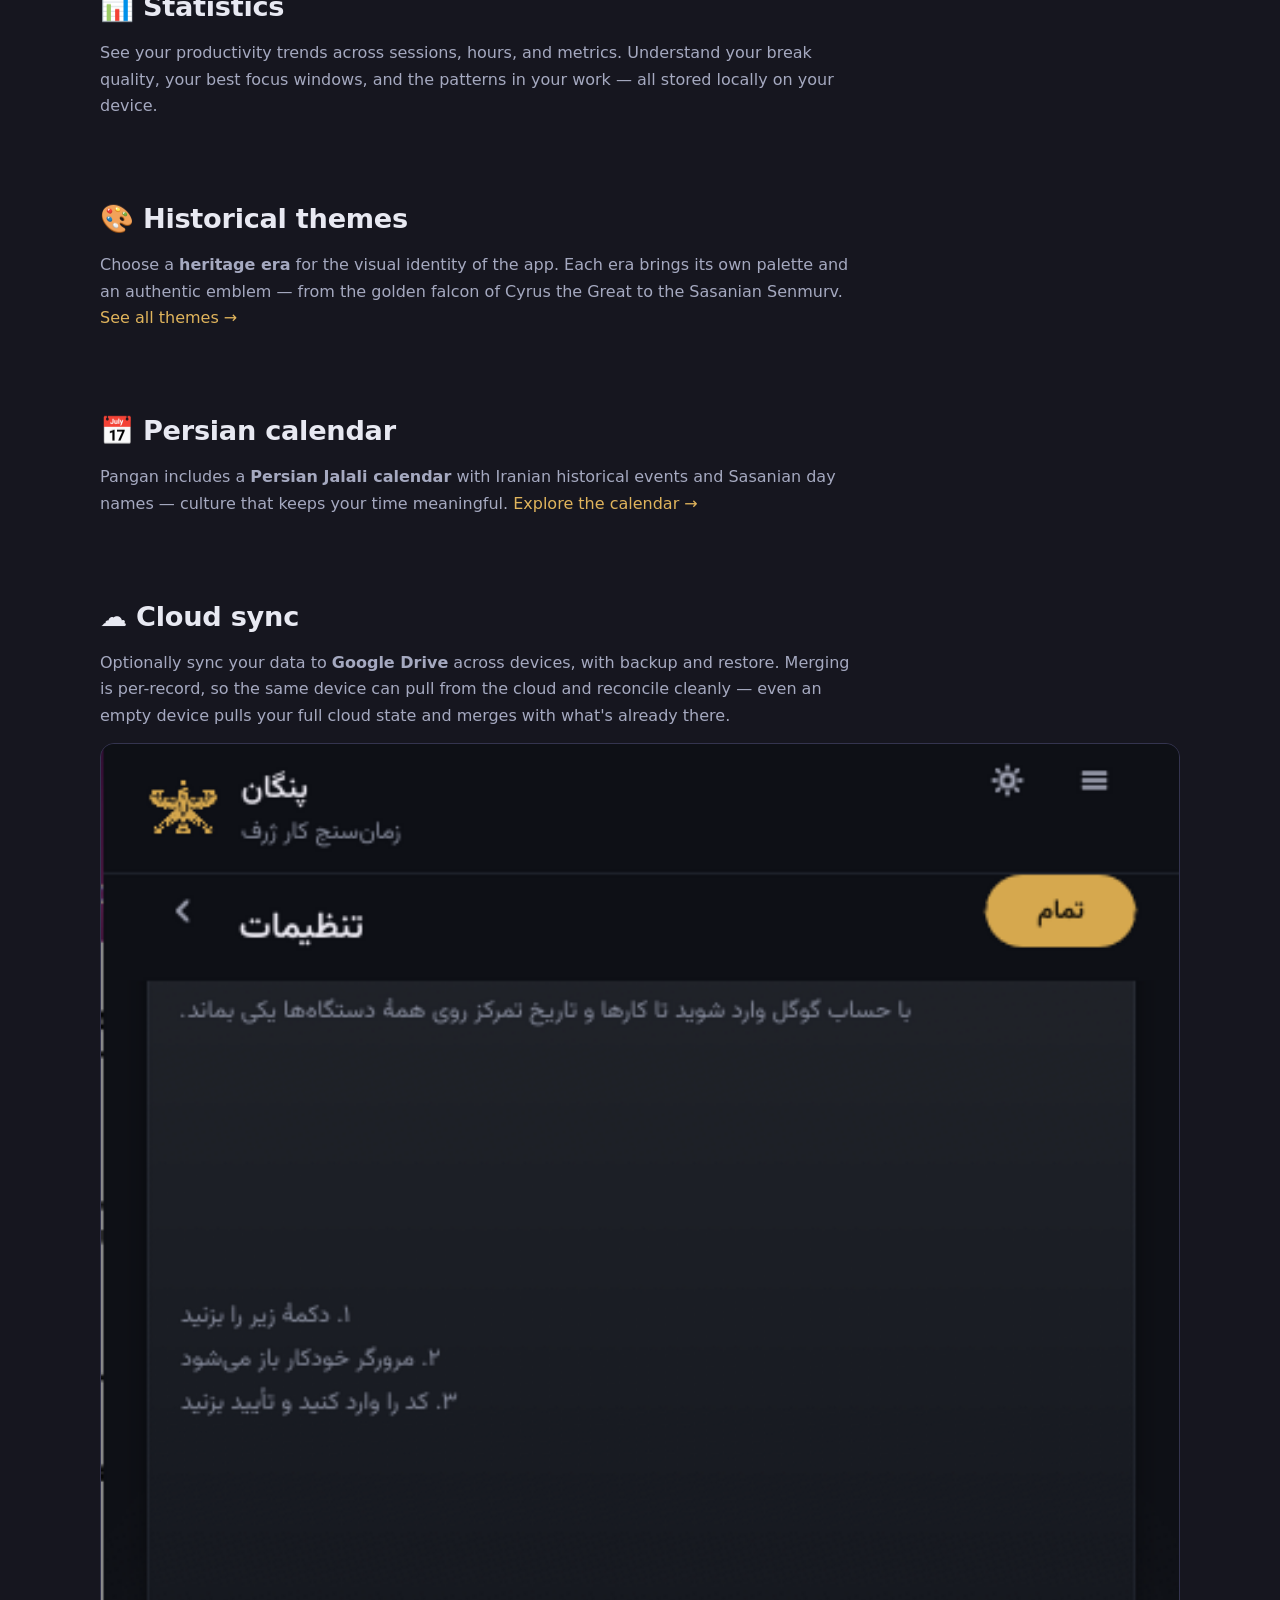
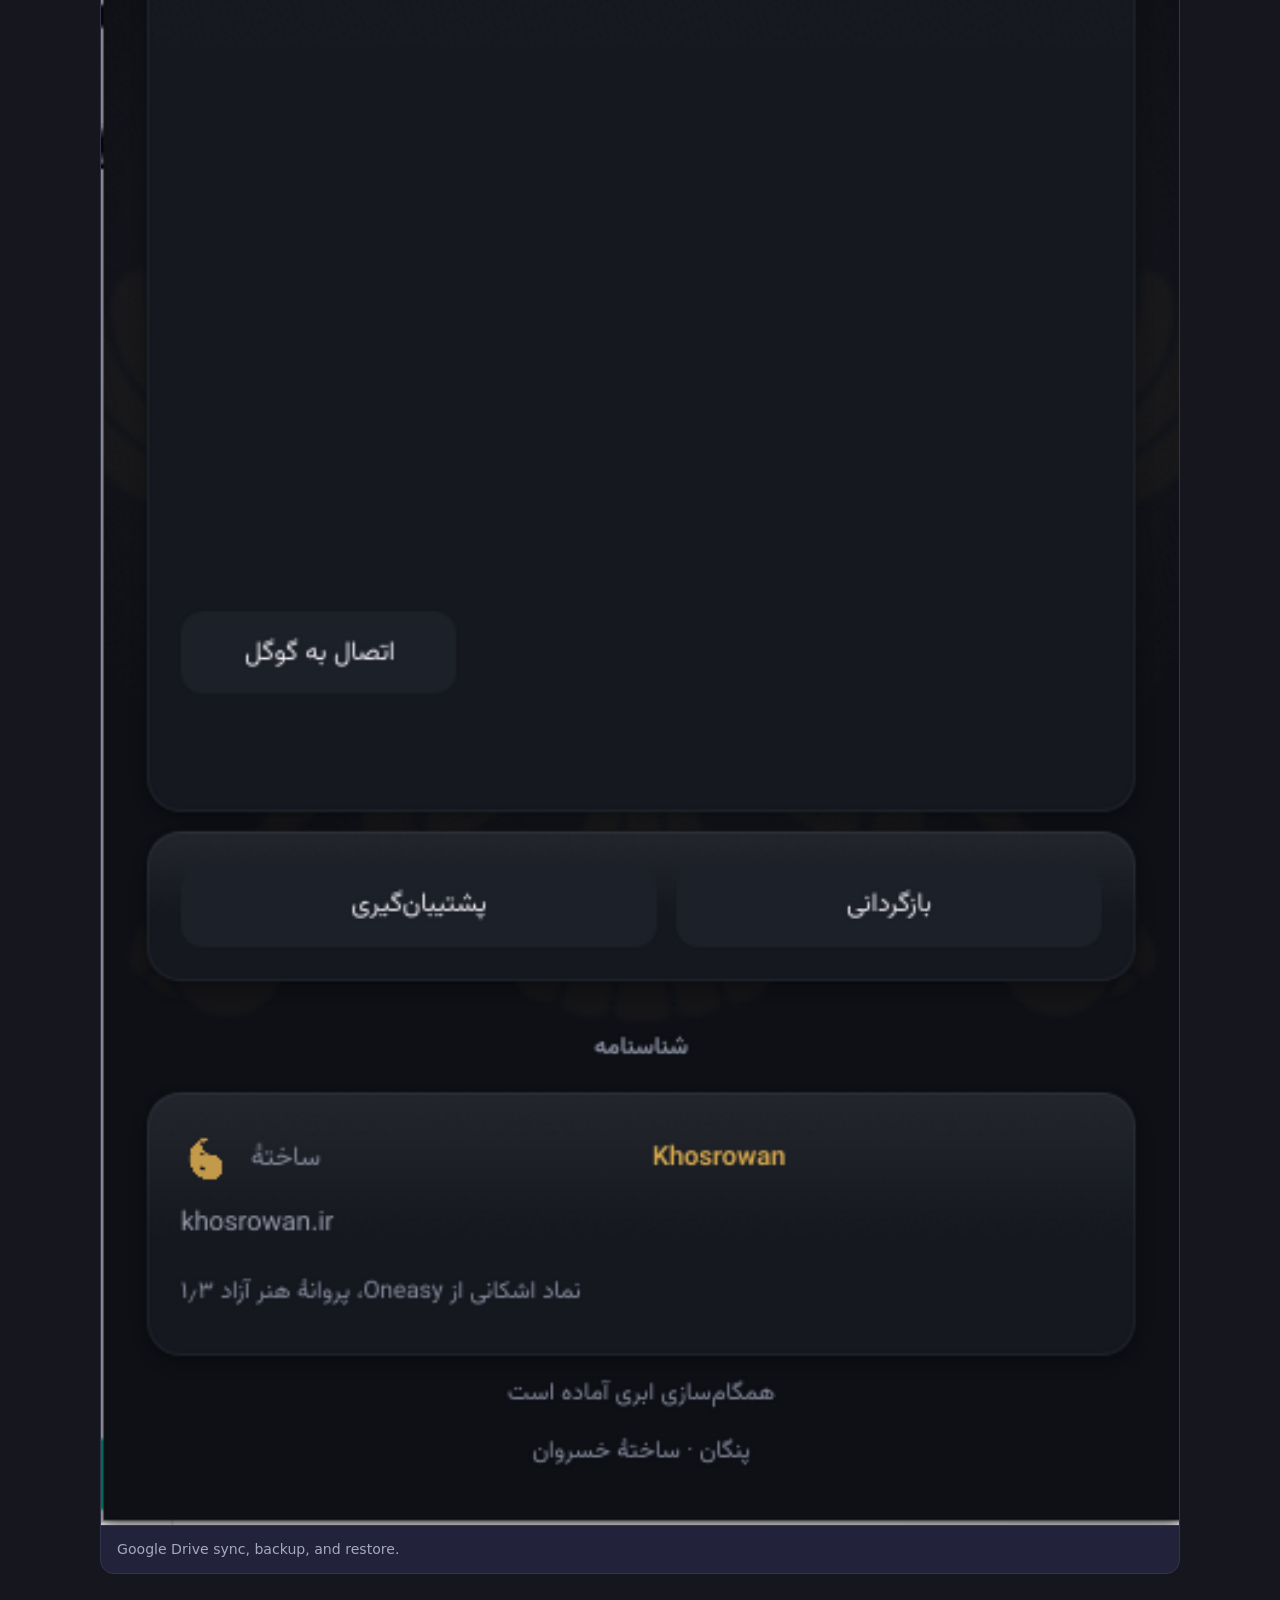
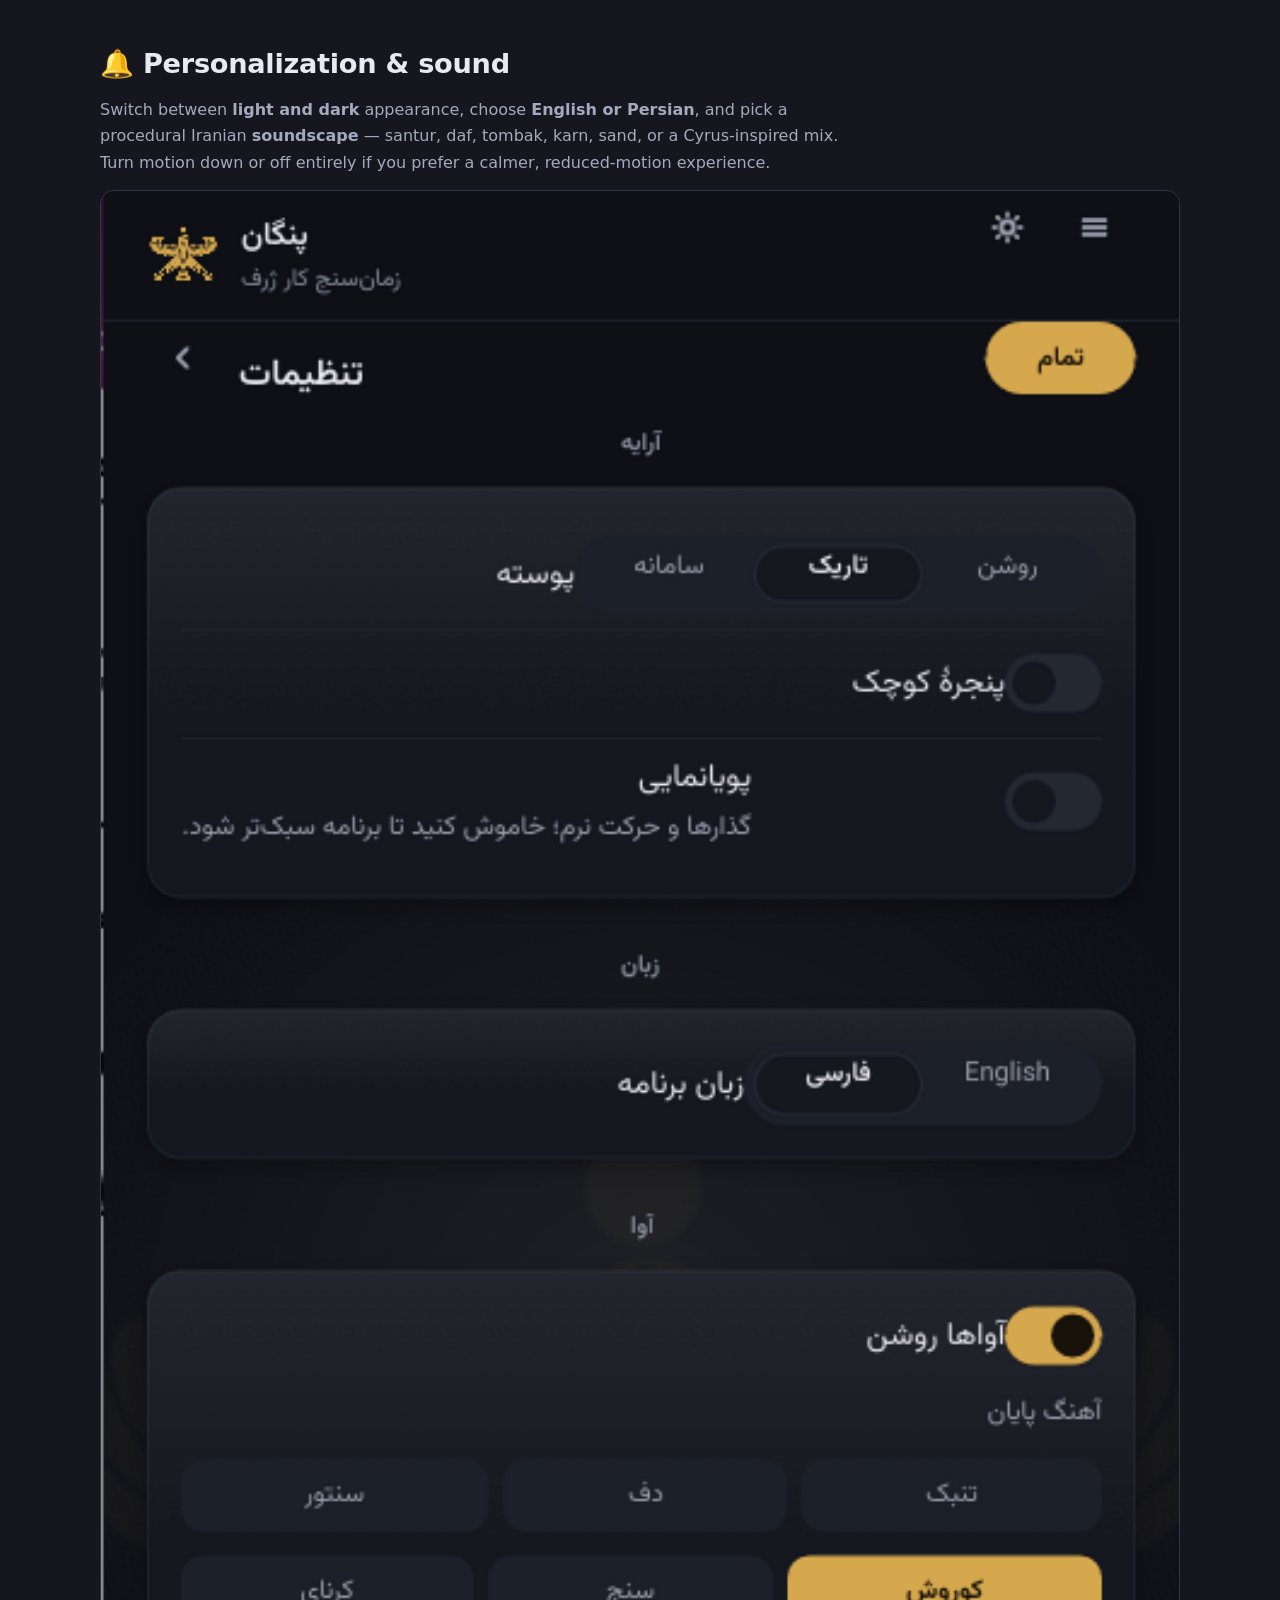
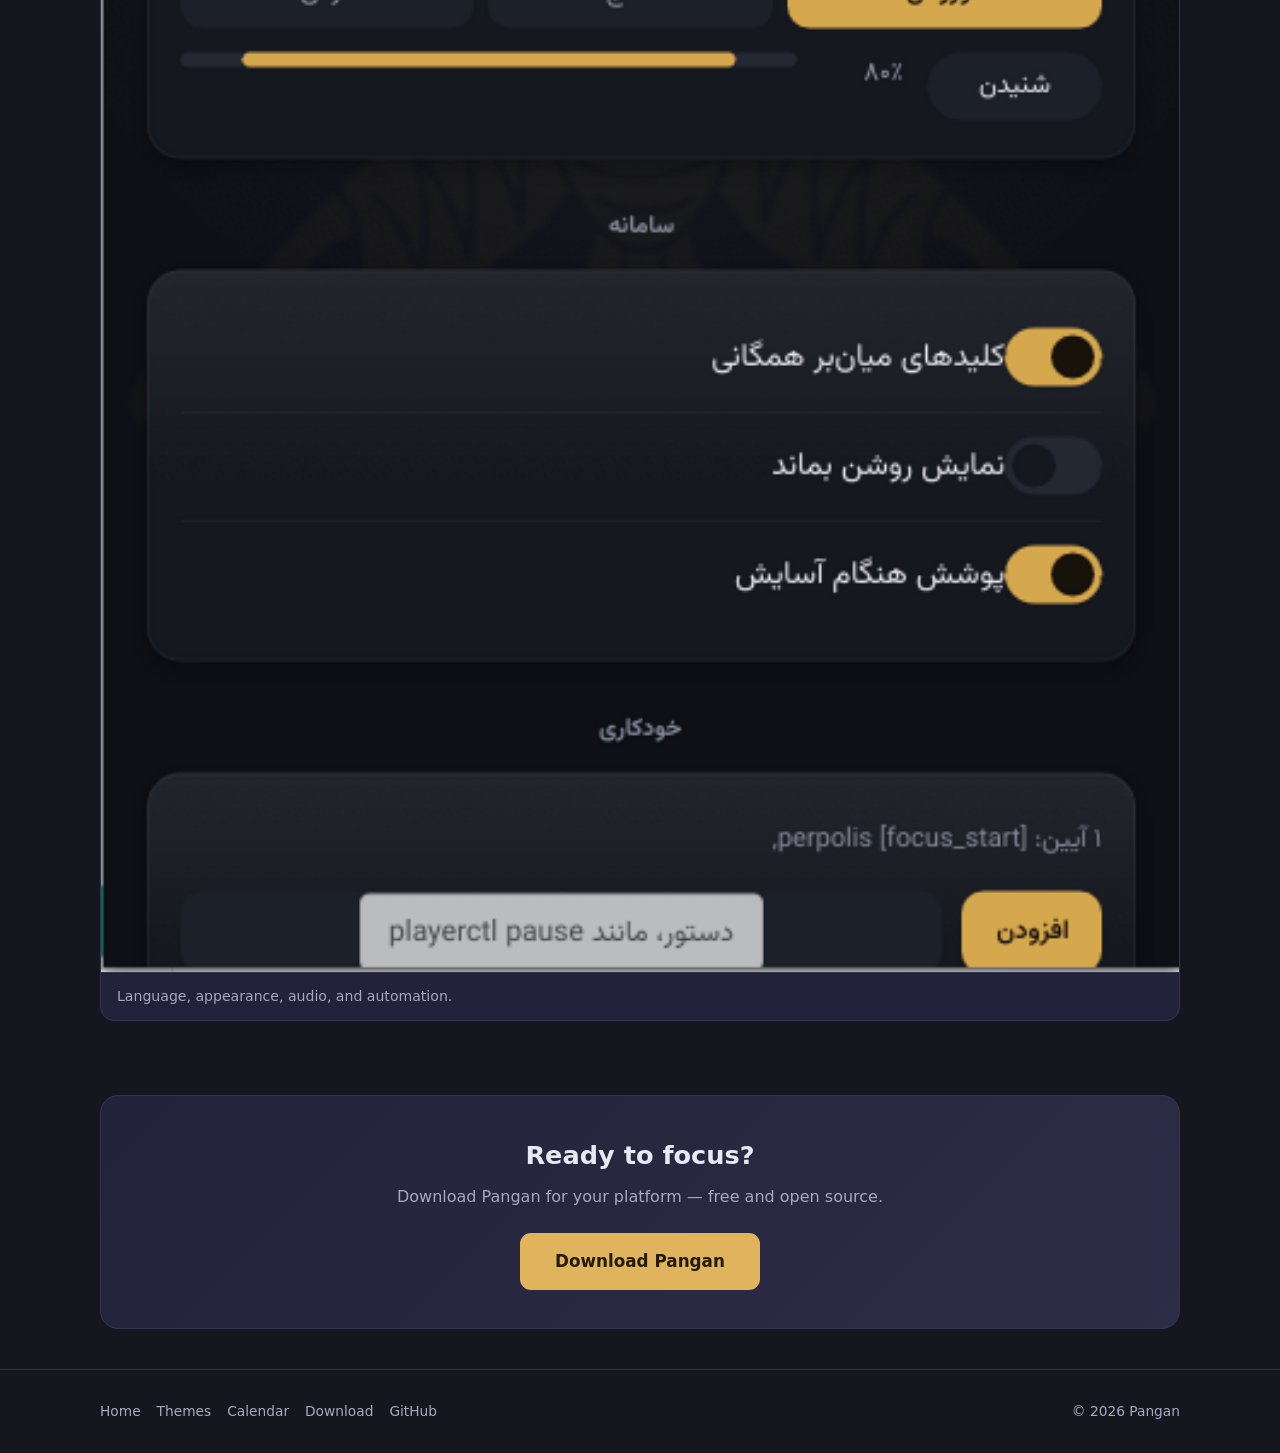
<file: docs/site/features.html>
<!DOCTYPE html>
<html lang="en">
<head>
<meta charset="UTF-8" />
<meta name="viewport" content="width=device-width, initial-scale=1.0" />
<title>Pangan Features — Focus Timer, Persian Calendar, Journal &amp; Sync</title>
<meta name="description" content="Every Pangan feature explained: Pawodoro focus timer, Persian Jalali calendar, daily tasks and rota, focus journal with weekly digests, statistics, historical themes, and optional Google Drive sync." />
<meta name="robots" content="index, follow" />
<link rel="canonical" href="https://dariushkhosrowan.github.io/pangan/features.html" />
<meta property="og:type" content="website" />
<meta property="og:site_name" content="Pangan" />
<meta property="og:title" content="Pangan Features — Focus Timer, Persian Calendar, Journal &amp; Sync" />
<meta property="og:description" content="Pomodoro focus timer, Persian Jalali calendar, focus journal, statistics, historical themes, and Google Drive sync — all in one open-source Rust app." />
<meta property="og:image" content="https://dariushkhosrowan.github.io/pangan/assets/og.png" />
<meta name="twitter:card" content="summary_large_image" />
<link rel="stylesheet" href="style.css" />
<script type="application/ld+json">
{
  "@context": "https://schema.org",
  "@type": "SoftwareApplication",
  "name": "Pangan",
  "applicationCategory": "ProductivityApplication",
  "operatingSystem": "Linux, Windows, macOS, Android, iOS",
  "url": "https://dariushkhosrowan.github.io/pangan/features.html",
  "featureList": [
    "Pomodoro focus timer with customizable durations",
    "Persian Jalali calendar with Iranian events",
    "Daily tasks and rota planner",
    "Focus journal with weekly digests",
    "Focus statistics and trends",
    "Historical Iranian visual themes",
    "Optional Google Drive cloud sync",
    "Light/dark appearance and procedural Iranian sounds"
  ]
}
</script>
</head>
<body>

<header class="site-header">
  <div class="container inner">
    <a class="brand" href="index.html"><span class="dot"></span> Pangan <small>· پنگان</small></a>
    <nav class="nav" aria-label="Primary">
      <a href="features.html" class="active">Features</a>
      <a href="themes.html">Themes</a>
      <a href="calendar.html">Calendar</a>
      <a href="download.html">Download</a>
      <a class="gh" href="https://github.com/DariushKhosrowan/pangan">⭐ GitHub</a>
    </nav>
  </div>
</header>

<main class="container">

  <section>
    <div class="eyebrow">Features</div>
    <h1 class="section-title">Everything you need to focus</h1>
    <p class="section-sub">Pangan is a complete focus and planning companion. Here's what's inside.</p>
  </section>

  <section>
    <h2 class="section-title">⏱ The focus timer</h2>
    <div class="prose">
      <p>A classic <b>Pomodoro timer</b> with a calm, circular progress ring. Configure the length of work sessions, short breaks, and long breaks — and choose how often a long break arrives. You can auto-start the next session, or launch straight into a focus block on startup.</p>
      <p>Every session is <b>connected to an intention</b>: you state what you're focusing on, so the timer measures meaningful work rather than idle time.</p>
    </div>
    <figure class="shot"><img src="assets/01-focus-timer.png" alt="Pangan focus timer with circular progress ring and daily tasks" /><figcaption>The focus timer with your daily task list alongside it.</figcaption></figure>
  </section>

  <section>
    <h2 class="section-title">🎯 Daily tasks &amp; rota</h2>
    <div class="prose">
      <p>Plan your day with a <b>task list</b> and a <b>rota</b> — a rotating schedule that keeps recurring work in view. Link each Pomodoro session to a task, so your daily plan becomes a living record of what you actually accomplished.</p>
    </div>
  </section>

  <section>
    <h2 class="section-title">📓 Focus journal</h2>
    <div class="prose">
      <p>Pangan's journal is more than a log. It produces <b>weekly digests</b> that reflect on outcomes, promise quality, and the realism of your plans — not just the minutes counted. It asks the questions that help you plan better, and it re-surfaces unresolved intentions so nothing is silently dropped.</p>
    </div>
  </section>

  <section>
    <h2 class="section-title">📊 Statistics</h2>
    <div class="prose">
      <p>See your productivity trends across sessions, hours, and metrics. Understand your break quality, your best focus windows, and the patterns in your work — all stored locally on your device.</p>
    </div>
  </section>

  <section>
    <h2 class="section-title">🎨 Historical themes</h2>
    <div class="prose">
      <p>Choose a <b>heritage era</b> for the visual identity of the app. Each era brings its own palette and an authentic emblem — from the golden falcon of Cyrus the Great to the Sasanian Senmurv. <a href="themes.html">See all themes →</a></p>
    </div>
  </section>

  <section>
    <h2 class="section-title">📅 Persian calendar</h2>
    <div class="prose">
      <p>Pangan includes a <b>Persian Jalali calendar</b> with Iranian historical events and Sasanian day names — culture that keeps your time meaningful. <a href="calendar.html">Explore the calendar →</a></p>
    </div>
  </section>

  <section>
    <h2 class="section-title">☁️ Cloud sync</h2>
    <div class="prose">
      <p>Optionally sync your data to <b>Google Drive</b> across devices, with backup and restore. Merging is per-record, so the same device can pull from the cloud and reconcile cleanly — even an empty device pulls your full cloud state and merges with what's already there.</p>
    </div>
    <figure class="shot"><img src="assets/06-cloud-sync.png" alt="Pangan Google Drive synchronization settings" /><figcaption>Google Drive sync, backup, and restore.</figcaption></figure>
  </section>

  <section>
    <h2 class="section-title">🔔 Personalization &amp; sound</h2>
    <div class="prose">
      <p>Switch between <b>light and dark</b> appearance, choose <b>English or Persian</b>, and pick a procedural Iranian <b>soundscape</b> — santur, daf, tombak, karn, sand, or a Cyrus-inspired mix. Turn motion down or off entirely if you prefer a calmer, reduced-motion experience.</p>
    </div>
    <figure class="shot"><img src="assets/05-appearance-and-audio.png" alt="Pangan appearance, audio, and automation settings" /><figcaption>Language, appearance, audio, and automation.</figcaption></figure>
  </section>

  <div class="cta-band">
    <h2>Ready to focus?</h2>
    <p>Download Pangan for your platform — free and open source.</p>
    <div class="cta"><a class="btn big" href="download.html">Download Pangan</a></div>
  </div>

</main>

<footer class="site-footer">
  <div class="container inner">
    <div class="foot-links">
      <a href="index.html">Home</a>
      <a href="themes.html">Themes</a>
      <a href="calendar.html">Calendar</a>
      <a href="download.html">Download</a>
      <a href="https://github.com/DariushKhosrowan/pangan">GitHub</a>
    </div>
    <div>© <span id="yr"></span> Pangan</div>
  </div>
</footer>

<script>document.getElementById("yr").textContent = new Date().getFullYear();</script>
</body>
</html>
</file>
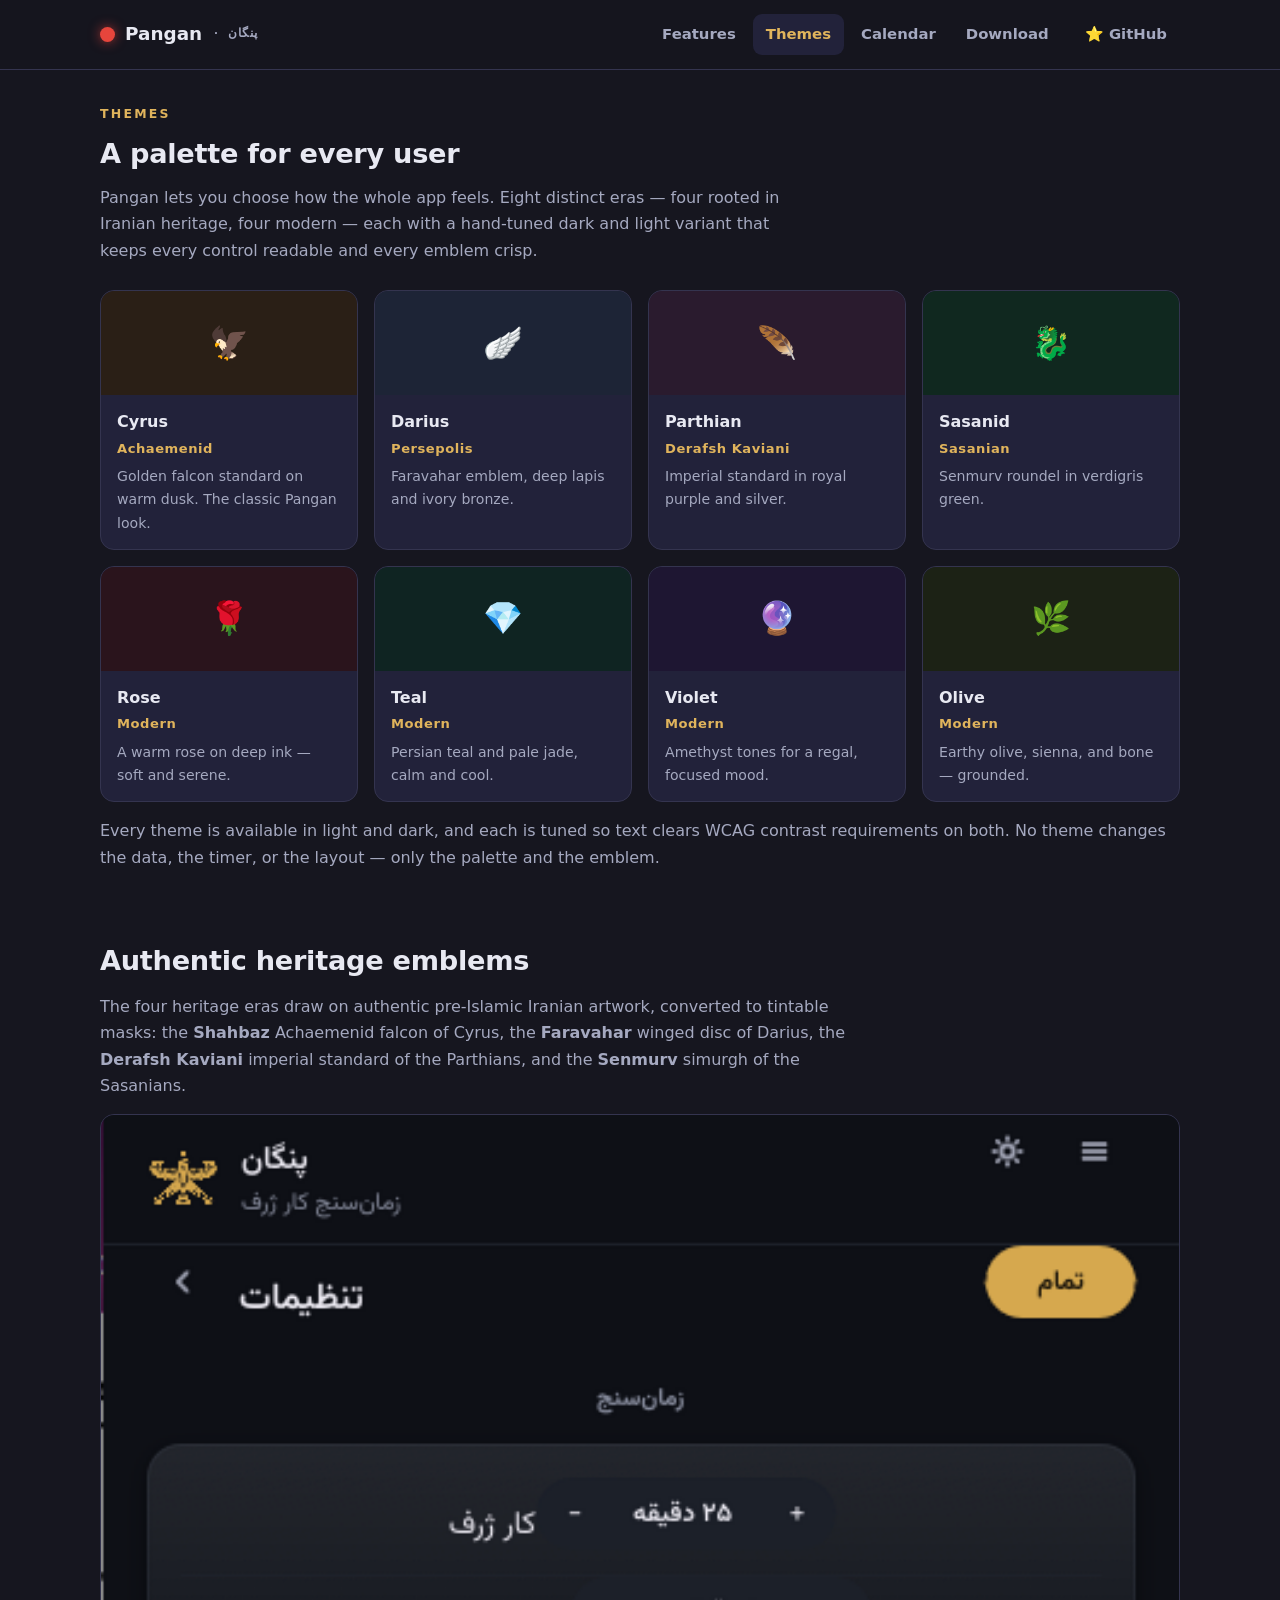
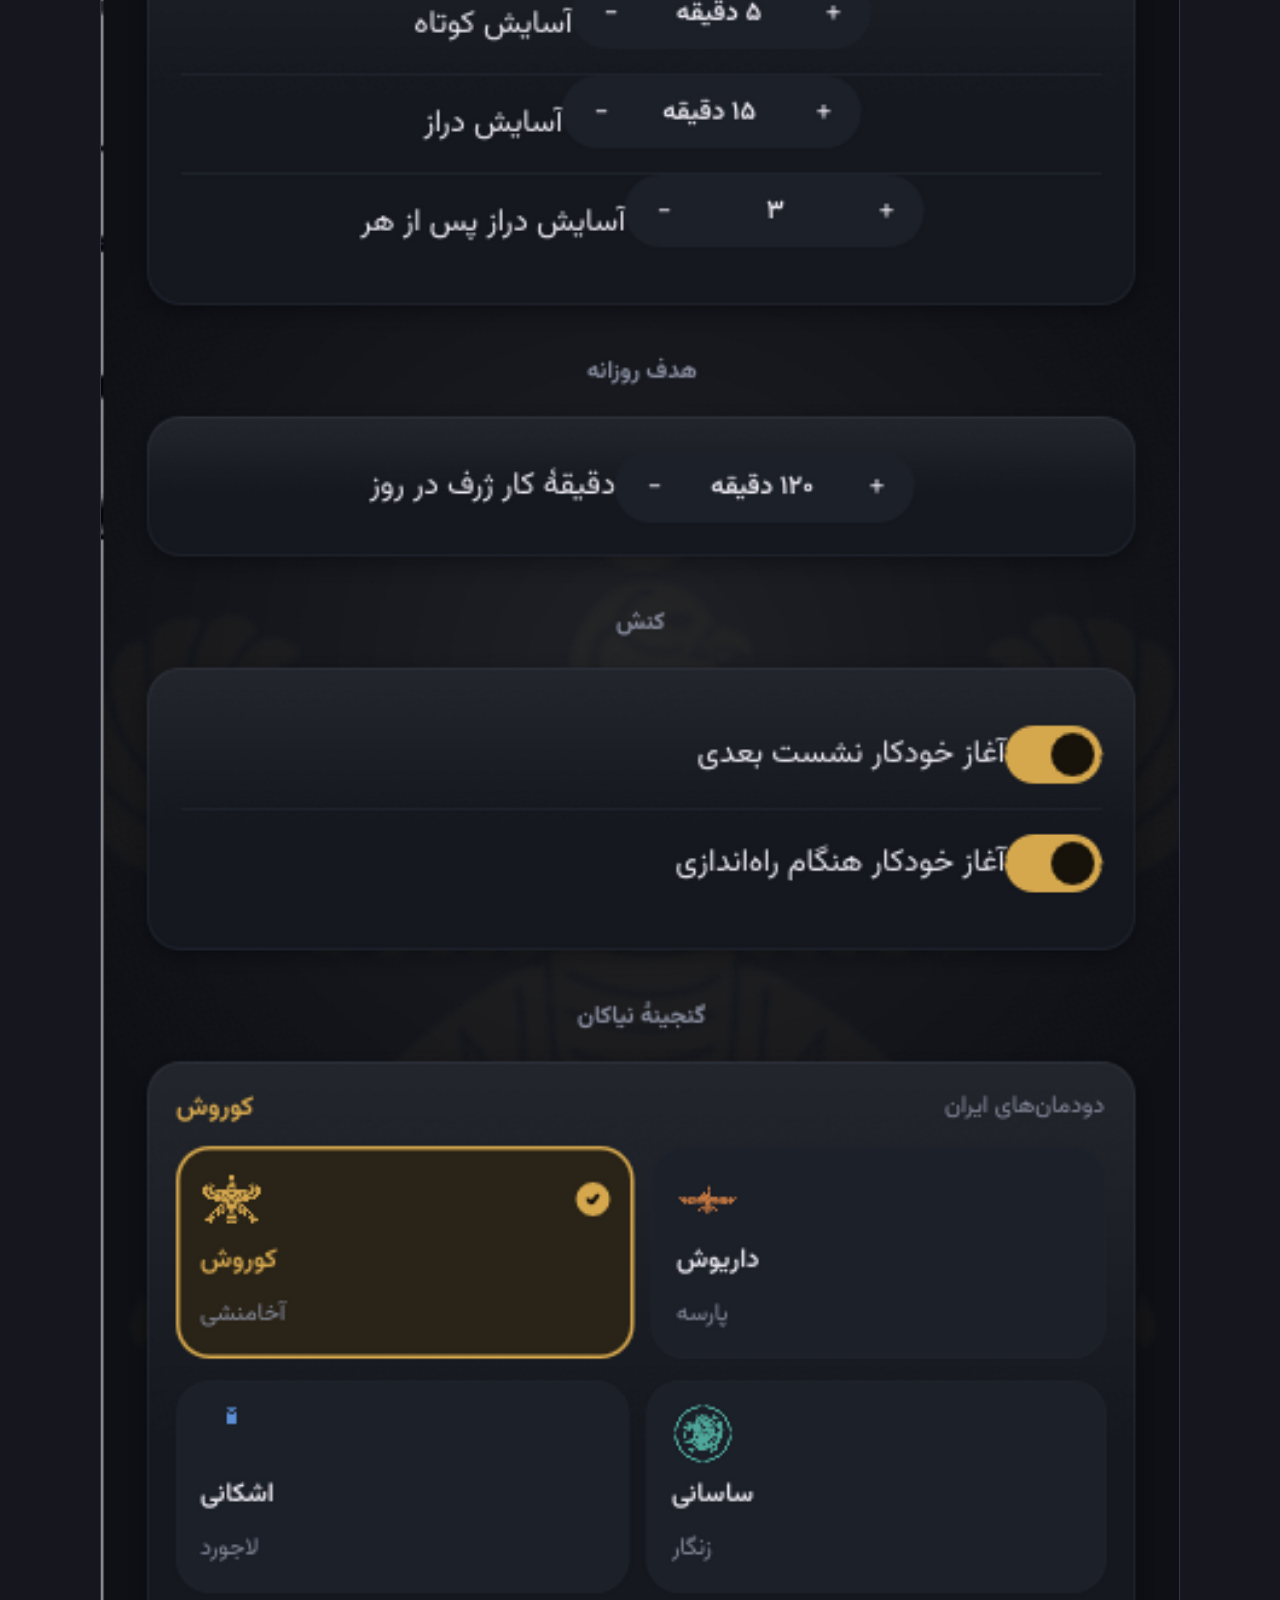
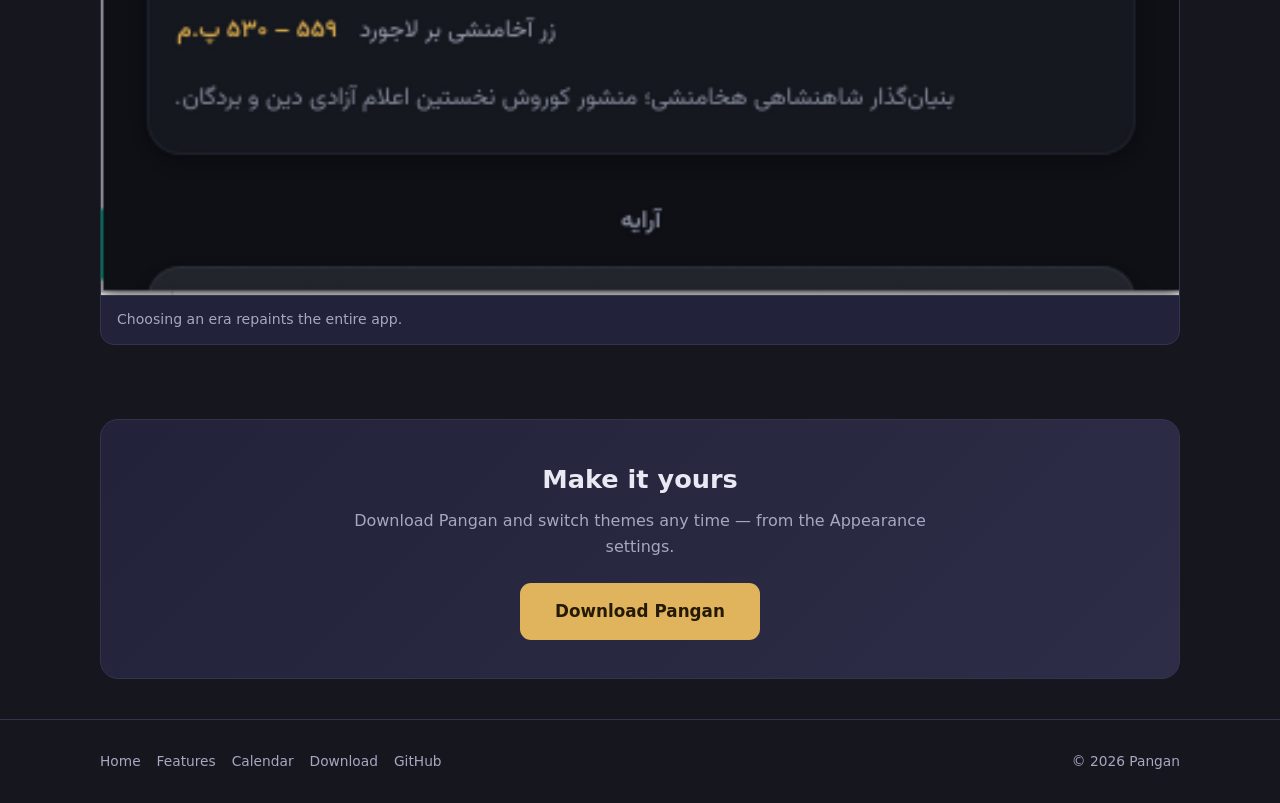
<file: docs/site/themes.html>
<!DOCTYPE html>
<html lang="en">
<head>
<meta charset="UTF-8" />
<meta name="viewport" content="width=device-width, initial-scale=1.0" />
<title>Pangan Themes — 8 Historical &amp; Modern Visual Eras</title>
<meta name="description" content="Pangan ships 8 color themes: four Iranian heritage eras (Cyrus, Darius, Parthian, Sasanid) plus Rose, Teal, Violet, and Olive palettes. Dark and light variants of each." />
<meta name="robots" content="index, follow" />
<link rel="canonical" href="https://dariushkhosrowan.github.io/pangan/themes.html" />
<meta property="og:type" content="website" />
<meta property="og:site_name" content="Pangan" />
<meta property="og:title" content="Pangan Themes — 8 Historical &amp; Modern Visual Eras" />
<meta property="og:description" content="Eight color themes: Cyrus, Darius, Parthian, Sasanid heritage eras plus Rose, Teal, Violet, and Olive palettes." />
<meta property="og:image" content="https://dariushkhosrowan.github.io/pangan/assets/og.png" />
<meta name="twitter:card" content="summary_large_image" />
<link rel="stylesheet" href="style.css" />
</head>
<body>

<header class="site-header">
  <div class="container inner">
    <a class="brand" href="index.html"><span class="dot"></span> Pangan <small>· پنگان</small></a>
    <nav class="nav" aria-label="Primary">
      <a href="features.html">Features</a>
      <a href="themes.html" class="active">Themes</a>
      <a href="calendar.html">Calendar</a>
      <a href="download.html">Download</a>
      <a class="gh" href="https://github.com/DariushKhosrowan/pangan">⭐ GitHub</a>
    </nav>
  </div>
</header>

<main class="container">

  <section>
    <div class="eyebrow">Themes</div>
    <h1 class="section-title">A palette for every user</h1>
    <p class="section-sub">Pangan lets you choose how the whole app feels. Eight distinct eras — four rooted in Iranian heritage, four modern — each with a hand-tuned dark and light variant that keeps every control readable and every emblem crisp.</p>
    <div class="swatches">
      <div class="swatch"><div class="preview" style="background:#2a1f16;color:#e0b45c">🦅</div><div class="body"><h4>Cyrus</h4><div class="era">Achaemenid</div><p>Golden falcon standard on warm dusk. The classic Pangan look.</p></div></div>
      <div class="swatch"><div class="preview" style="background:#1d2436;color:#b7c9e8">🪽</div><div class="body"><h4>Darius</h4><div class="era">Persepolis</div><p>Faravahar emblem, deep lapis and ivory bronze.</p></div></div>
      <div class="swatch"><div class="preview" style="background:#2a1b2e;color:#d8a7d6">🪶</div><div class="body"><h4>Parthian</h4><div class="era">Derafsh Kaviani</div><p>Imperial standard in royal purple and silver.</p></div></div>
      <div class="swatch"><div class="preview" style="background:#10281f;color:#9ed8b4">🐉</div><div class="body"><h4>Sasanid</h4><div class="era">Sasanian</div><p>Senmurv roundel in verdigris green.</p></div></div>
      <div class="swatch"><div class="preview" style="background:#2a141c;color:#e0a4b2">🌹</div><div class="body"><h4>Rose</h4><div class="era">Modern</div><p>A warm rose on deep ink — soft and serene.</p></div></div>
      <div class="swatch"><div class="preview" style="background:#0f2422;color:#8fd3cc">💎</div><div class="body"><h4>Teal</h4><div class="era">Modern</div><p>Persian teal and pale jade, calm and cool.</p></div></div>
      <div class="swatch"><div class="preview" style="background:#1e1632;color:#bd9fe8">🔮</div><div class="body"><h4>Violet</h4><div class="era">Modern</div><p>Amethyst tones for a regal, focused mood.</p></div></div>
      <div class="swatch"><div class="preview" style="background:#1c2215;color:#b3cb9e">🌿</div><div class="body"><h4>Olive</h4><div class="era">Modern</div><p>Earthy olive, sienna, and bone — grounded.</p></div></div>
    </div>
    <p style="color:var(--muted);margin-top:16px">Every theme is available in light and dark, and each is tuned so text clears WCAG contrast requirements on both. No theme changes the data, the timer, or the layout — only the palette and the emblem.</p>
  </section>

  <section>
    <h2 class="section-title">Authentic heritage emblems</h2>
    <div class="prose">
      <p>The four heritage eras draw on authentic pre-Islamic Iranian artwork, converted to tintable masks: the <b>Shahbaz</b> Achaemenid falcon of Cyrus, the <b>Faravahar</b> winged disc of Darius, the <b>Derafsh Kaviani</b> imperial standard of the Parthians, and the <b>Senmurv</b> simurgh of the Sasanians.</p>
    </div>
    <figure class="shot"><img src="assets/03-historical-themes.png" alt="Pangan historical Iranian theme settings" /><figcaption>Choosing an era repaints the entire app.</figcaption></figure>
  </section>

  <div class="cta-band">
    <h2>Make it yours</h2>
    <p>Download Pangan and switch themes any time — from the Appearance settings.</p>
    <div class="cta"><a class="btn big" href="download.html">Download Pangan</a></div>
  </div>

</main>

<footer class="site-footer">
  <div class="container inner">
    <div class="foot-links">
      <a href="index.html">Home</a>
      <a href="features.html">Features</a>
      <a href="calendar.html">Calendar</a>
      <a href="download.html">Download</a>
      <a href="https://github.com/DariushKhosrowan/pangan">GitHub</a>
    </div>
    <div>© <span id="yr"></span> Pangan</div>
  </div>
</footer>

<script>document.getElementById("yr").textContent = new Date().getFullYear();</script>
</body>
</html>
</file>
<file: docs/site/style.css>
:root{
  --bg:#16161f;
  --bg2:#1b1b27;
  --surface:#22223a;
  --surface2:#2d2d47;
  --line:#34344f;
  --text:#e8e9f2;
  --muted:#a5a9c0;
  --gold:#e0b45c;
  --gold2:#f5c97b;
  --red:#e6453c;
  --accent:#8fb3ff;
  --ok:#7fd08a;
  --radius:14px;
}
*{box-sizing:border-box;margin:0;padding:0}
html{scroll-behavior:smooth}
body{
  font-family:system-ui,-apple-system,"Segoe UI",Roboto,"Helvetica Neue",sans-serif;
  background:var(--bg);color:var(--text);line-height:1.65;
  display:flex;flex-direction:column;min-height:100vh;
  -webkit-font-smoothing:antialiased;
}
.container{width:min(1080px,92vw);margin:0 auto}
a{color:var(--gold);text-decoration:none}
a:hover{text-decoration:underline}

/* ---------- Header / nav ---------- */
.site-header{
  position:sticky;top:0;z-index:50;
  background:rgba(22,22,31,.86);backdrop-filter:blur(10px);
  border-bottom:1px solid var(--line);
}
.site-header .inner{
  display:flex;align-items:center;gap:22px;
  padding:14px 0;flex-wrap:wrap;
}
.brand{display:flex;align-items:center;gap:10px;font-weight:800;font-size:1.15rem;color:var(--text)}
.brand:hover{text-decoration:none}
.brand .dot{width:15px;height:15px;border-radius:50%;background:var(--red);box-shadow:0 0 12px rgba(230,69,60,.7)}
.brand small{color:var(--muted);font-weight:600;font-family:ui-monospace,Menlo,monospace;font-size:.78rem;letter-spacing:.04em}
.nav{display:flex;gap:4px;flex-wrap:wrap;margin-left:auto;align-items:center}
.nav a{
  color:var(--muted);font-weight:600;font-size:.93rem;
  padding:8px 13px;border-radius:9px;
}
.nav a:hover{color:var(--text);background:var(--surface);text-decoration:none}
.nav a.active{color:var(--gold);background:var(--surface)}
.nav .gh{display:inline-flex;align-items:center;gap:7px;margin-left:6px}

/* ---------- Hero ---------- */
.hero{text-align:center;padding:64px 0 42px}
.hero .water{font-size:3.2rem;line-height:1}
.hero h1{font-size:3.2rem;line-height:1.15;margin:10px 0 6px;letter-spacing:-.02em}
.hero h1 .farsi{color:var(--gold);font-weight:700}
.hero .sub{color:var(--muted);max-width:700px;margin:0 auto 22px;font-size:1.08rem}
.badges{display:flex;gap:8px;justify-content:center;flex-wrap:wrap;margin-bottom:26px}
.badge{background:var(--surface);border:1px solid var(--line);padding:6px 14px;border-radius:999px;font-size:.83rem;color:var(--muted)}
.cta{display:flex;gap:12px;justify-content:center;flex-wrap:wrap}

/* ---------- Buttons ---------- */
.btn{display:inline-block;background:var(--gold);color:#241a06;padding:12px 26px;border-radius:11px;font-weight:700;font-size:.98rem;border:1px solid transparent;cursor:pointer;transition:transform .12s ease,box-shadow .12s ease}
.btn:hover{text-decoration:none;transform:translateY(-1px);box-shadow:0 8px 22px rgba(224,180,92,.25)}
.btn.ghost{background:transparent;border:1px solid var(--gold);color:var(--gold)}
.btn.ghost:hover{box-shadow:none;background:rgba(224,180,92,.08)}
.btn.dark{background:var(--surface2);border-color:var(--line);color:var(--text);box-shadow:none}
.btn.dark:hover{box-shadow:none;background:#3a3a5a}
.btn.big{padding:14px 34px;font-size:1.05rem}

/* ---------- Sections ---------- */
section{padding:34px 0}
.section-title{font-size:1.7rem;margin-bottom:8px;letter-spacing:-.01em}
.section-sub{color:var(--muted);max-width:680px;margin-bottom:26px}
.eyebrow{font-size:.78rem;letter-spacing:.18em;text-transform:uppercase;color:var(--gold);font-weight:700;margin-bottom:8px}

.grid{display:grid;grid-template-columns:repeat(auto-fit,minmax(240px,1fr));gap:18px}
.card{background:var(--surface);border:1px solid var(--line);border-radius:var(--radius);padding:22px;transition:border-color .15s ease}
.card:hover{border-color:var(--gold)}
.card h3{margin-bottom:6px;font-size:1.05rem}
.card p{color:var(--muted);font-size:.95rem}
.card .ico{font-size:1.6rem;margin-bottom:10px;display:block}

/* ---------- Platforms ---------- */
.platforms{display:flex;gap:10px;flex-wrap:wrap;justify-content:center}
.platform{background:var(--surface2);border:1px solid var(--line);border-radius:10px;padding:8px 18px;font-size:.9rem;font-weight:600}

/* ---------- Screenshot / media ---------- */
.shot{background:var(--surface);border:1px solid var(--line);border-radius:var(--radius);overflow:hidden;margin-top:14px}
.shot img{width:100%;display:block}
.shot figcaption{padding:12px 16px;color:var(--muted);font-size:.88rem;border-top:1px solid var(--line)}

/* ---------- Swatches (themes / calendars) ---------- */
.swatches{display:grid;grid-template-columns:repeat(auto-fit,minmax(210px,1fr));gap:16px}
.swatch{background:var(--surface);border:1px solid var(--line);border-radius:var(--radius);overflow:hidden}
.swatch .preview{height:104px;display:flex;align-items:center;justify-content:center;font-size:2rem}
.swatch .body{padding:14px 16px}
.swatch h4{font-size:1rem;margin-bottom:2px}
.swatch .era{color:var(--gold);font-size:.82rem;font-weight:700;letter-spacing:.04em}
.swatch p{color:var(--muted);font-size:.88rem;margin-top:6px}
.swatch .tokens{display:flex;gap:6px;margin-top:10px}
.swatch .tokens i{width:18px;height:18px;border-radius:50%;border:1px solid rgba(255,255,255,.18)}

/* ---------- CTA band ---------- */
.cta-band{background:linear-gradient(135deg,var(--surface),var(--surface2));border:1px solid var(--line);border-radius:18px;padding:38px 28px;text-align:center;margin:40px 0}
.cta-band h2{font-size:1.6rem;margin-bottom:8px}
.cta-band p{color:var(--muted);max-width:600px;margin:0 auto 22px}

/* ---------- Lists ---------- */
ul.ticks{list-style:none}
ul.ticks li{padding:7px 0 7px 30px;position:relative;color:var(--muted)}
ul.ticks li::before{content:"✓";position:absolute;left:0;color:var(--ok);font-weight:800}
ul.ticks li b{color:var(--text)}

/* ---------- Leads / prose ---------- */
.prose p{margin:10px 0;color:var(--muted);max-width:760px}
.prose strong{color:var(--text)}
.prose h3{color:var(--gold);margin:24px 0 6px;font-size:1.15rem}

/* ---------- Code ---------- */
code,pre{font-family:ui-monospace,"Cascadia Code",Menlo,Consolas,monospace}
code{background:#10101a;border:1px solid var(--line);border-radius:6px;padding:1px 6px;color:var(--gold)}
pre{background:#10101a;border:1px solid var(--line);border-radius:10px;padding:16px;overflow-x:auto;margin:14px 0}
pre code{background:transparent;border:0;padding:0;color:var(--accent)}

/* ---------- Footer ---------- */
.site-footer{margin-top:auto;padding:30px 0;border-top:1px solid var(--line);color:var(--muted);font-size:.86rem}
.site-footer .inner{display:flex;gap:14px;flex-wrap:wrap;align-items:center;justify-content:space-between}
.foot-links{display:flex;gap:16px;flex-wrap:wrap}
.foot-links a{color:var(--muted)}
.foot-links a:hover{color:var(--text)}
.foot-brand{display:flex;gap:8px;align-items:center}

/* ---------- Responsive ---------- */
@media (max-width:640px){
  .hero h1{font-size:2.3rem}
  .hero .water{font-size:2.6rem}
  .site-header .inner{gap:12px}
  .nav{margin-left:0;width:100%;justify-content:flex-start}
  .nav a{padding:7px 10px;font-size:.86rem}
}
</file>
